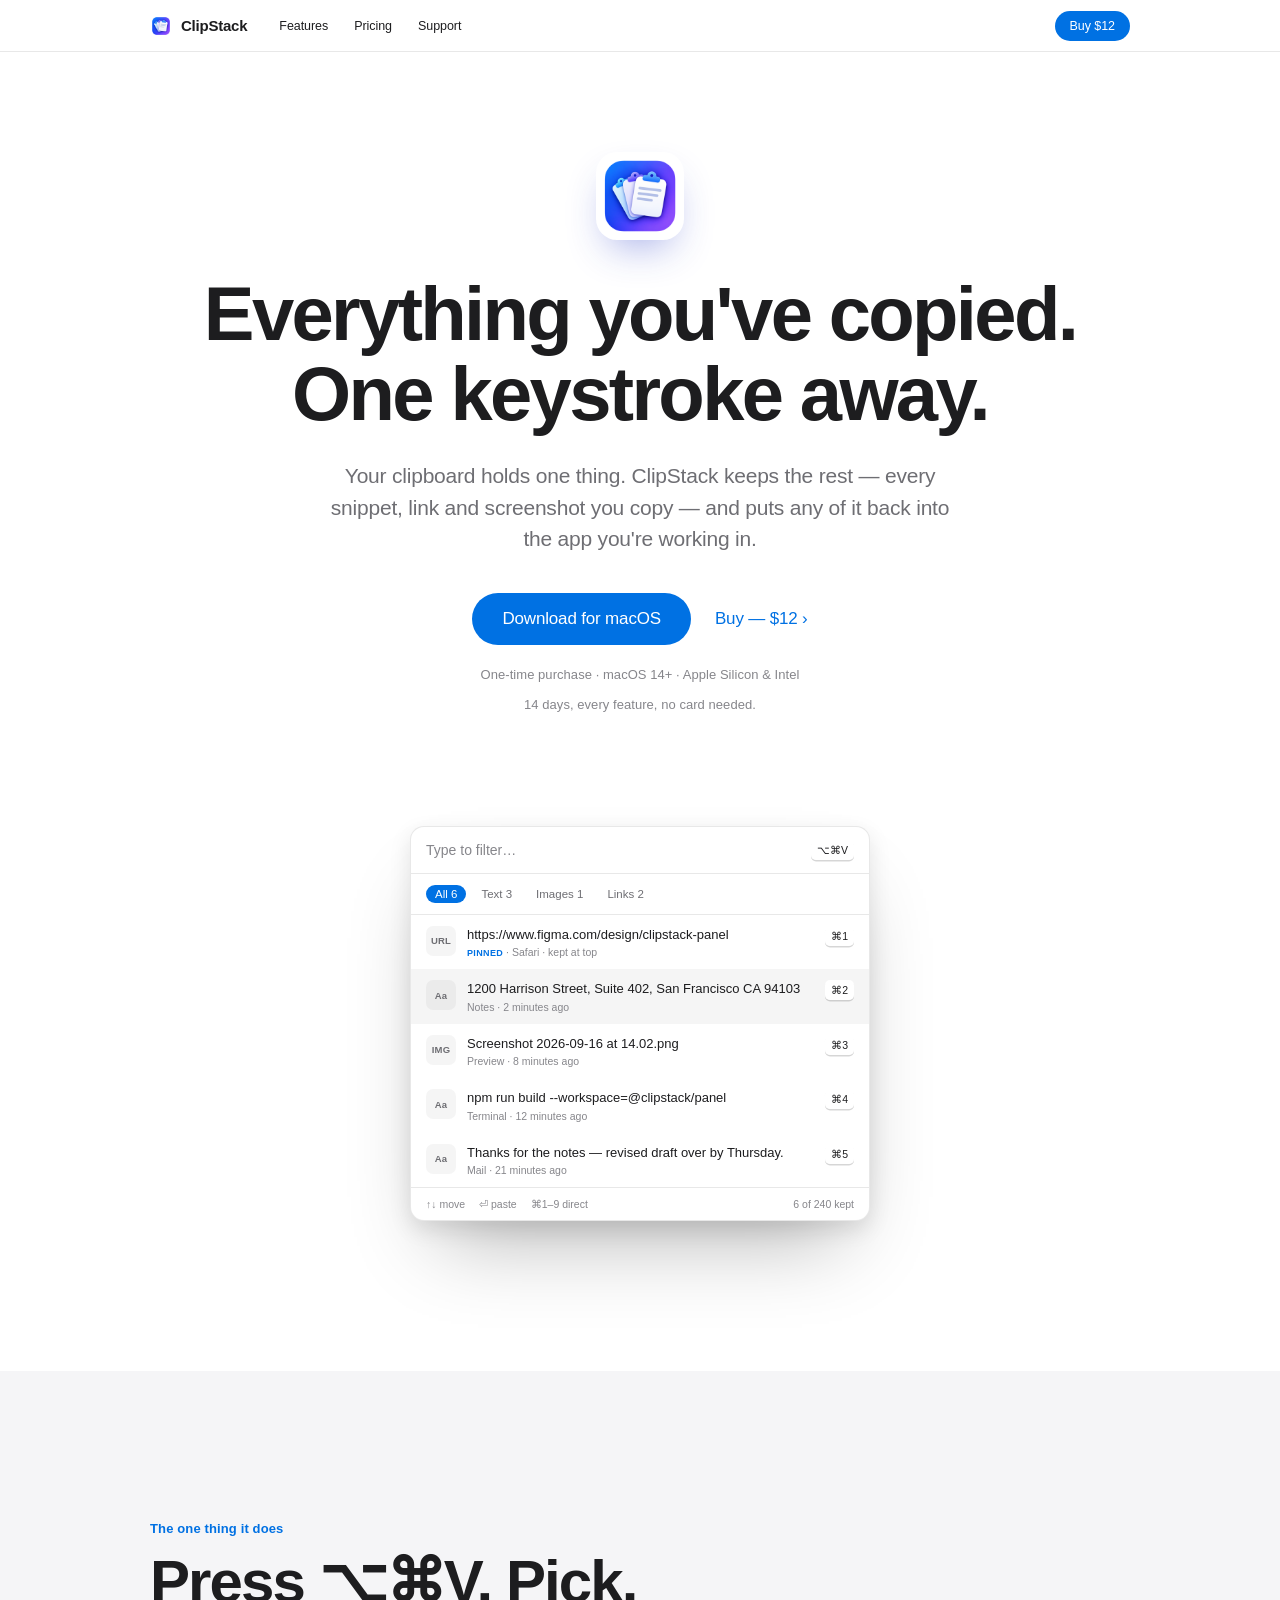
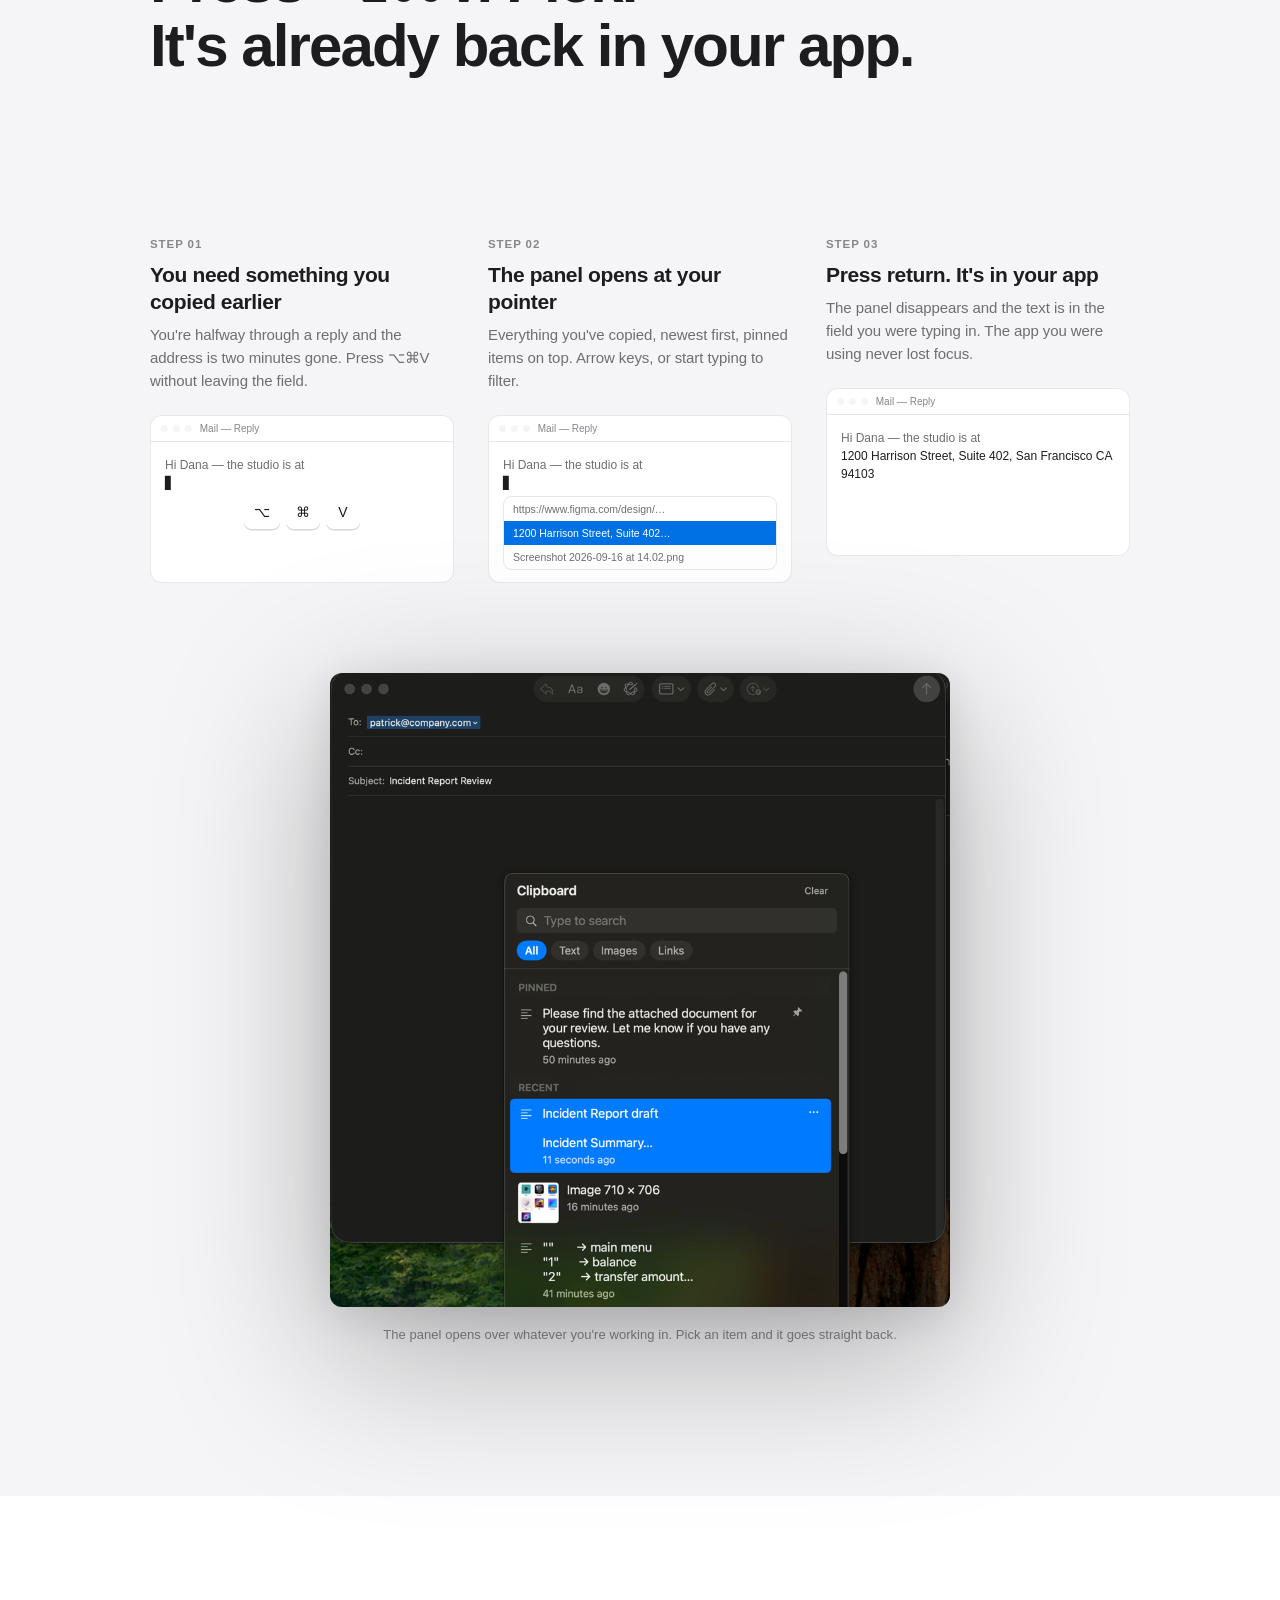
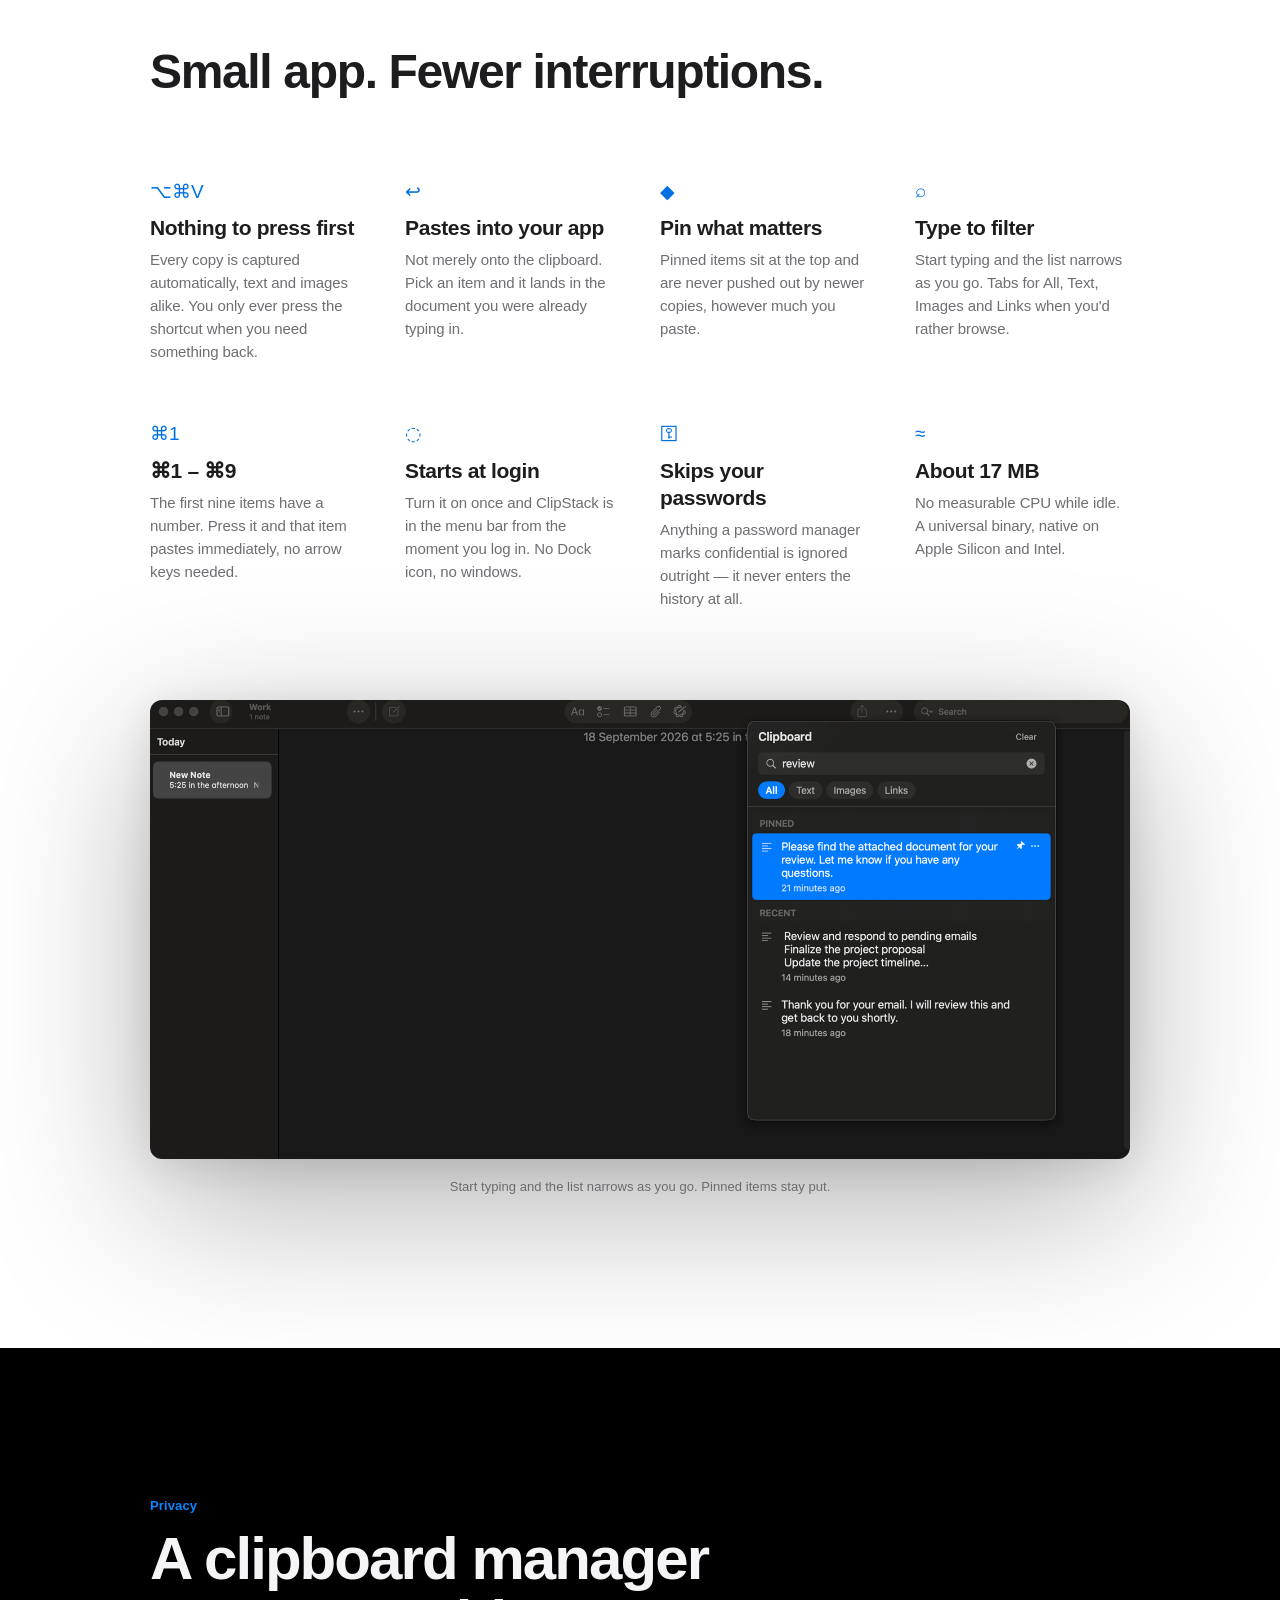
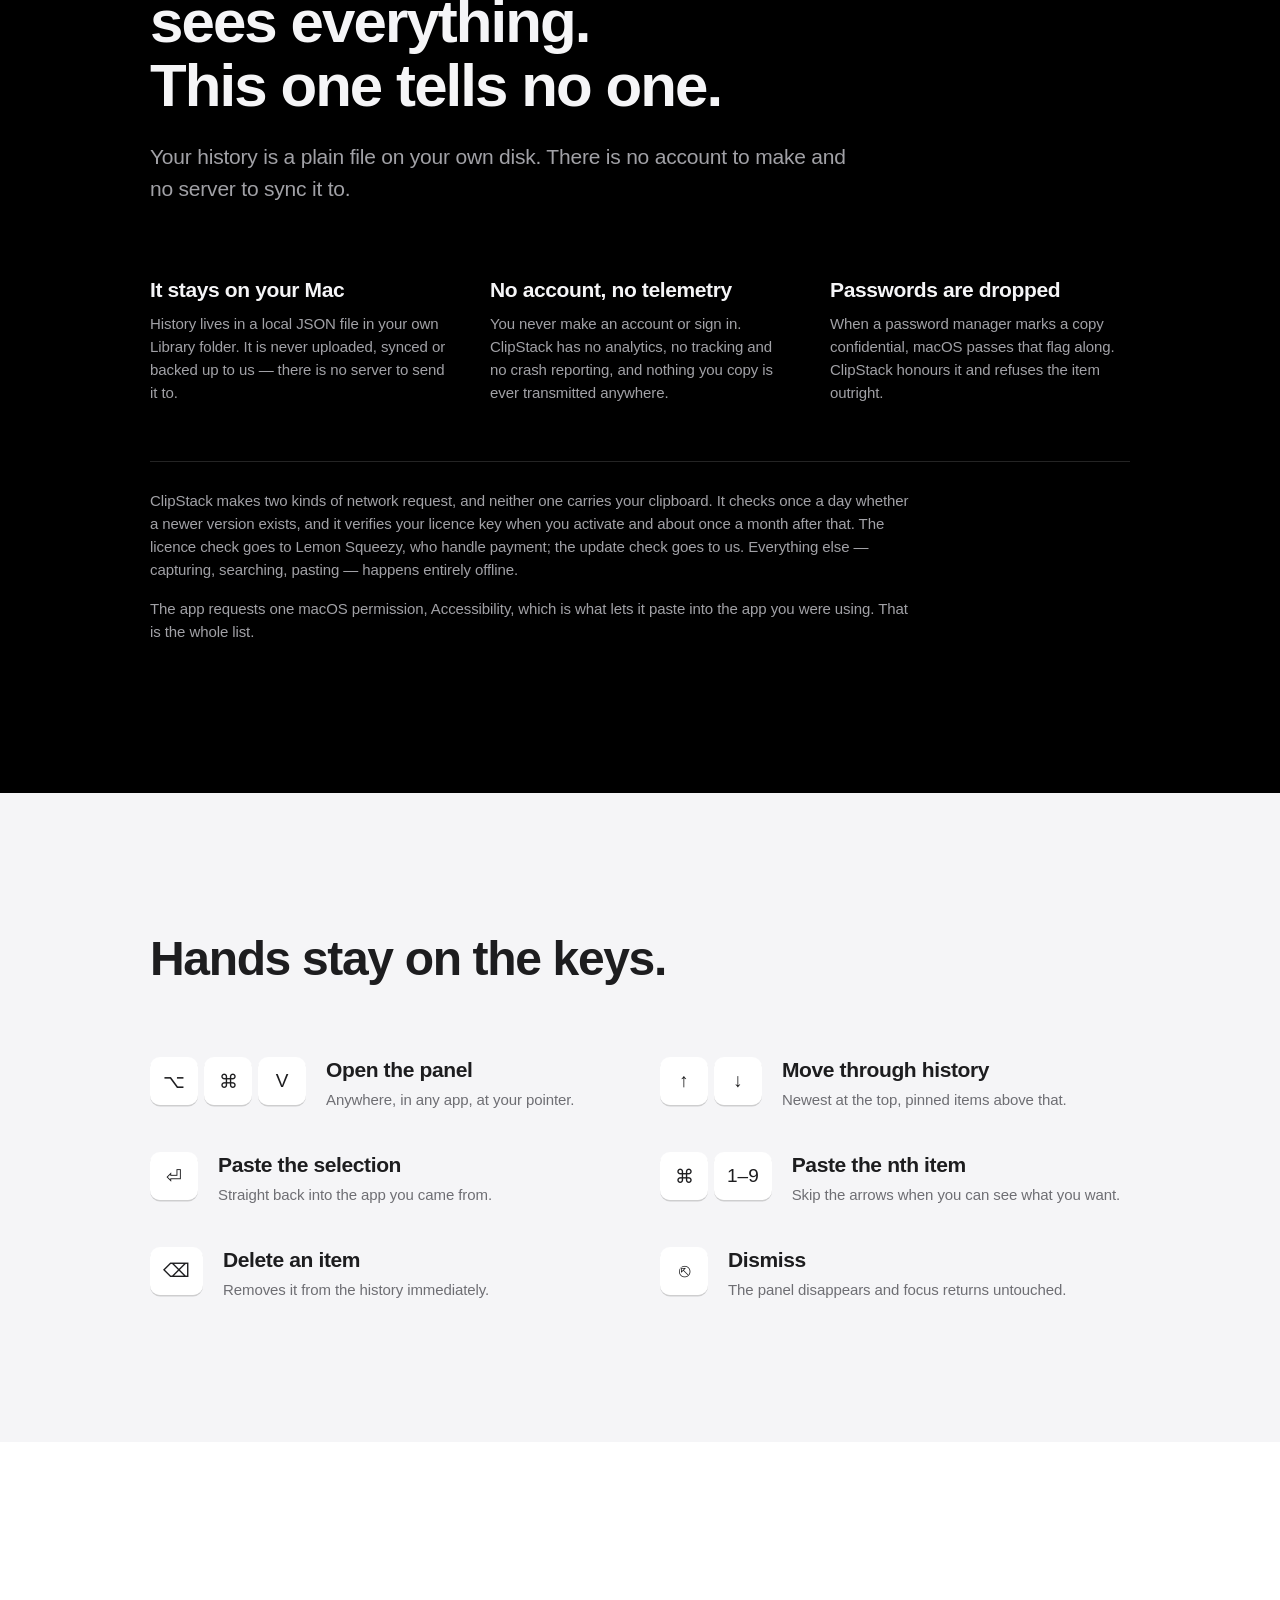
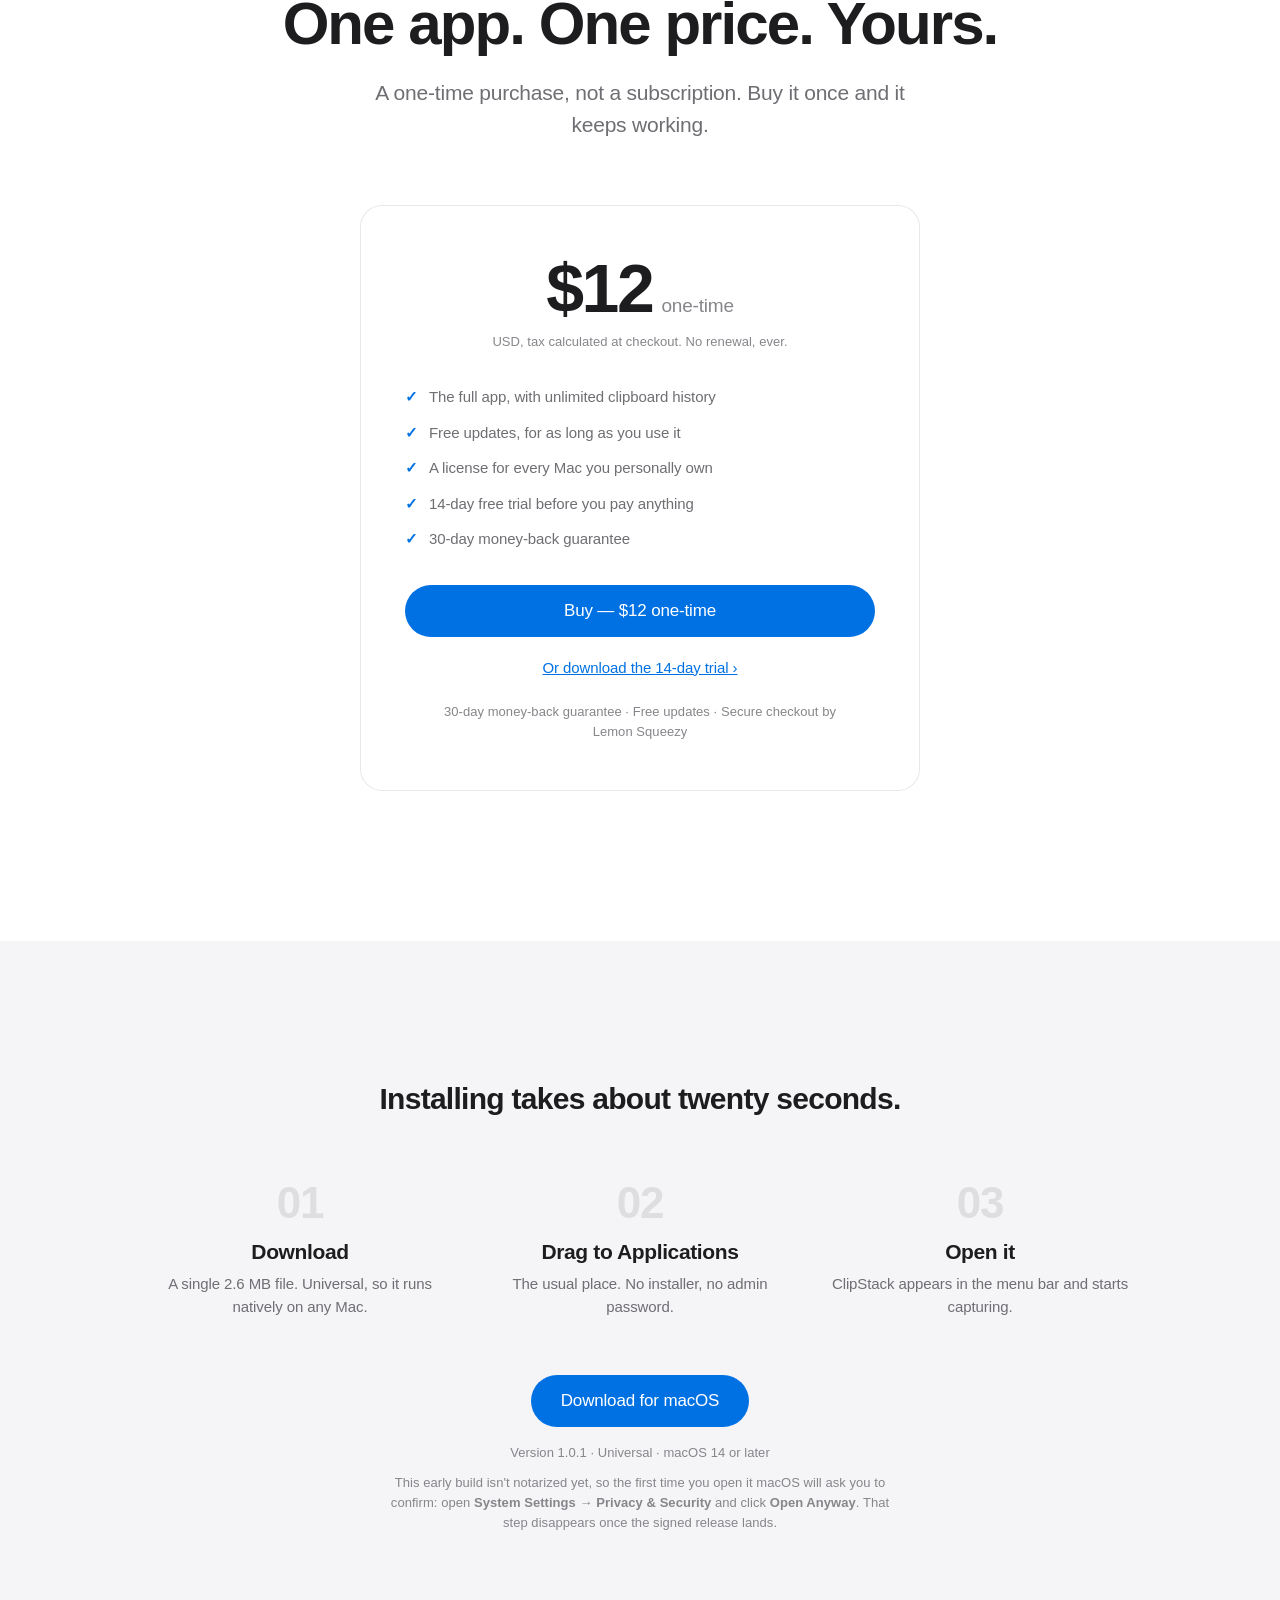
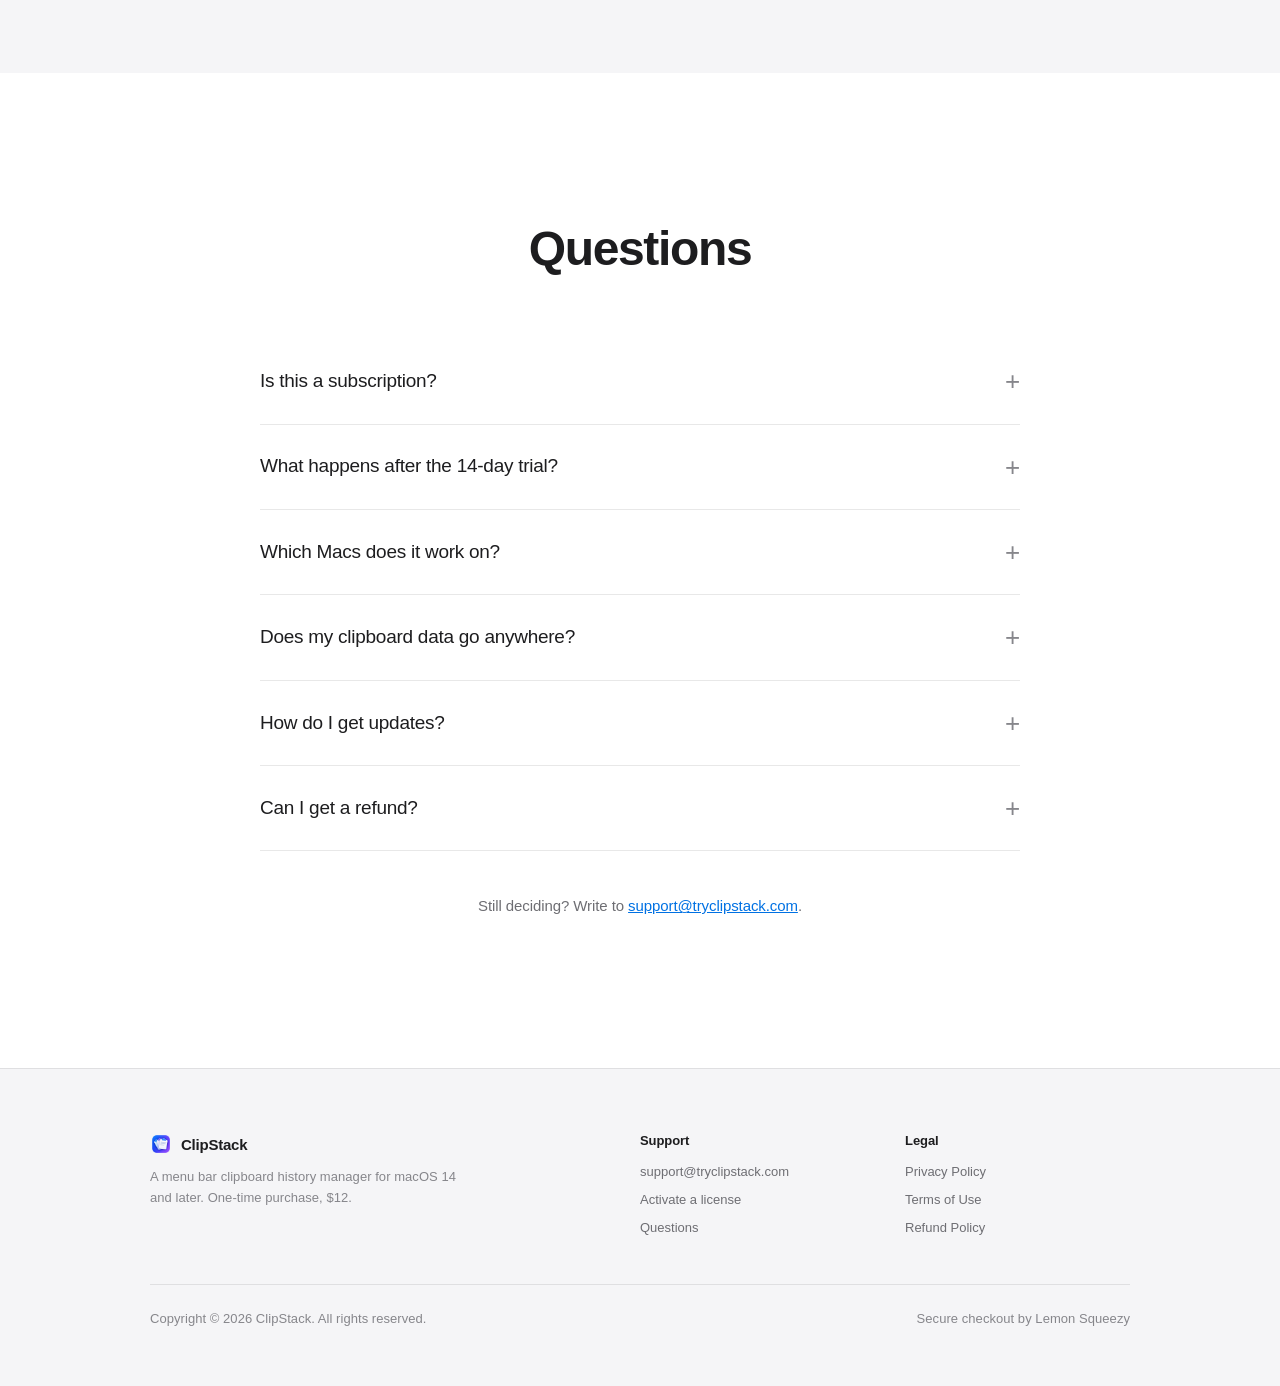
<file: docs/index.html>
<!doctype html>
<html lang="en">
<head>
<meta charset="utf-8">
<meta name="viewport" content="width=device-width, initial-scale=1">

<!-- ═══════════════════════════════════════════════════════════════════════
     SITE CONSTANTS — https://tryclipstack.com, support@tryclipstack.com.
     Every internal link is relative, so only absolute SEO URLs carry the host:
     canonical, og:url, og:image, sitemap.xml, robots.txt, llms.txt, JSON-LD.
     support@ is delivered by Cloudflare Email Routing, not a real mailbox.
     ═══════════════════════════════════════════════════════════════════════ -->

<title>ClipStack — Clipboard History for macOS</title>
<meta name="description" content="ClipStack is a menu bar clipboard manager for macOS. Press ⌥⌘V to bring back anything you've copied — text, links, screenshots — straight into the app you're working in. One-time $12, 14-day free trial, nothing leaves your Mac.">
<link rel="canonical" href="https://tryclipstack.com/">
<meta name="robots" content="index, follow, max-snippet:-1, max-image-preview:large">

<meta property="og:type" content="website">
<meta property="og:site_name" content="ClipStack">
<meta property="og:title" content="ClipStack — Clipboard History for macOS">
<meta property="og:description" content="Everything you've copied, one keystroke away. A menu bar clipboard manager for macOS. One-time $12, 14-day free trial.">
<meta property="og:url" content="https://tryclipstack.com/">
<meta property="og:image" content="https://tryclipstack.com/icon.png">
<meta property="og:image:alt" content="The ClipStack app icon">
<meta name="twitter:card" content="summary_large_image">
<meta name="twitter:title" content="ClipStack — Clipboard History for macOS">
<meta name="twitter:description" content="Everything you've copied, one keystroke away. One-time $12, 14-day free trial.">
<meta name="twitter:image" content="https://tryclipstack.com/icon.png">

<meta name="apple-itunes-app" content="app-clip-bundle-id=">
<link rel="icon" type="image/png" href="favicon.png">
<link rel="apple-touch-icon" href="apple-touch-icon.png">
<link rel="preload" as="image" href="icon.png" fetchpriority="high">

<script type="application/ld+json">
{
  "@context": "https://schema.org",
  "@graph": [
    {
      "@type": "SoftwareApplication",
      "@id": "https://tryclipstack.com/#app",
      "name": "ClipStack",
      "description": "A menu bar clipboard history manager for macOS. Press ⌥⌘V to reopen everything you have copied — text, links and images — and paste any of it straight back into the app you were working in. History is stored locally and never leaves the Mac.",
      "applicationCategory": "UtilitiesApplication",
      "applicationSubCategory": "Clipboard Manager",
      "operatingSystem": "macOS 14.0 or later",
      "processorRequirements": "Apple Silicon or Intel (universal binary)",
      "softwareVersion": "1.0.1",
      "fileSize": "2.6MB",
      "downloadUrl": "https://tryclipstack.com/ClipStack-1.0.1.dmg",
      "installUrl": "https://tryclipstack.com/",
      "screenshot": "https://tryclipstack.com/screenshot-panel.png",
      "softwareHelp": "https://tryclipstack.com/#faq",
      "releaseNotes": "https://tryclipstack.com/",
      "featureList": [
        "Automatic clipboard capture for text and images",
        "Global ⌥⌘V shortcut opens history at the pointer",
        "Pastes directly back into the app you were using",
        "Pin items so they are never pushed out",
        "Type-to-filter with All, Text, Images and Links tabs",
        "⌘1–⌘9 pastes the nth item instantly",
        "Ignores copies marked confidential by password managers",
        "Starts at login, no Dock icon, about 17 MB of memory",
        "Local-only storage with no account, sync or telemetry"
      ],
      "offers": {
        "@type": "Offer",
        "price": "12.00",
        "priceCurrency": "USD",
        "availability": "https://schema.org/InStock",
        "url": "https://tryclipstack.com/#pricing",
        "category": "One-time purchase"
      }
    },
    {
      "@type": "FAQPage",
      "@id": "https://tryclipstack.com/#faq",
      "mainEntity": [
        { "@type": "Question", "name": "Is ClipStack a subscription?", "acceptedAnswer": { "@type": "Answer", "text": "No. ClipStack is a one-time purchase of $12. There is no renewal, no yearly fee and no upgrade pricing — you buy it once and it keeps working." } },
        { "@type": "Question", "name": "What happens after the 14-day trial?", "acceptedAnswer": { "@type": "Answer", "text": "The trial is the full app with every feature, and it needs no card. When it ends, ClipStack stops capturing new items until you enter a license key. Your existing history stays where it is." } },
        { "@type": "Question", "name": "Which Macs does ClipStack work on?", "acceptedAnswer": { "@type": "Answer", "text": "Any Mac running macOS 14 Sonoma or later. ClipStack ships as a universal binary, so it runs natively on both Apple Silicon and Intel machines." } },
        { "@type": "Question", "name": "Does my clipboard data go anywhere?", "acceptedAnswer": { "@type": "Answer", "text": "No. Your clipboard history is a local file on your own disk. There is no account, no sync and no telemetry. ClipStack makes two kinds of network request, neither carrying your data: a once-a-day check for a new version, and a licence check when you activate and roughly once a month after that." } },
        { "@type": "Question", "name": "How do I get updates?", "acceptedAnswer": { "@type": "Answer", "text": "Updates are free for as long as you use the app, and ClipStack checks for them itself once a day. Your license covers every future version." } },
        { "@type": "Question", "name": "Can I get a refund?", "acceptedAnswer": { "@type": "Answer", "text": "Yes. Write to support within 30 days of buying and you get your money back, no questions and no forms." } }
      ]
    }
  ]
}
</script>

<script>document.documentElement.className += ' js';</script>

<style>
:root {
  --ink: #1d1d1f;
  --ink-2: #6e6e73;
  --ink-3: #86868b;
  --surface: #ffffff;
  --surface-alt: #f5f5f7;
  --hairline: rgba(0,0,0,0.09);
  --accent: #0071e3;
  --accent-hover: #0077ed;
  --nav-bg: rgba(255,255,255,0.72);
  --panel-bg: #ffffff;
  --panel-row: rgba(0,0,0,0.04);
  --cap-bg: #fff;
  --cap-edge: rgba(0,0,0,0.16);
  --cap-ink: #1d1d1f;
  --shot-shadow: drop-shadow(0 8px 22px rgba(0,0,0,.10)) drop-shadow(0 44px 80px rgba(0,0,0,.30));
}
@media (prefers-color-scheme: dark) {
  :root {
    --ink: #f5f5f7;
    --ink-2: #a1a1a6;
    --ink-3: #86868b;
    --surface: #000000;
    --surface-alt: #1c1c1e;
    --hairline: rgba(255,255,255,0.14);
    --accent: #0a84ff;
    --accent-hover: #3395ff;
    --accent-link: #4da3ff;
    --nav-bg: rgba(0,0,0,0.72);
    --panel-bg: #1c1c1e;
    --panel-row: rgba(255,255,255,0.06);
    --cap-bg: #2c2c2e;
    --cap-edge: rgba(0,0,0,0.6);
    --cap-ink: #f5f5f7;
    --shot-shadow: drop-shadow(0 8px 22px rgba(0,0,0,.5)) drop-shadow(0 44px 80px rgba(0,0,0,.6));
  }
}

* { box-sizing: border-box; }
html { scroll-behavior: smooth; }
body {
  margin: 0;
  background: var(--surface);
  color: var(--ink);
  font-family: -apple-system, BlinkMacSystemFont, "SF Pro Display", "Helvetica Neue", Helvetica, Arial, sans-serif;
  -webkit-font-smoothing: antialiased;
  text-rendering: optimizeLegibility;
}
img { max-width: 100%; }

/* ── Type scale (from the style sheet artboard) ────────────────────── */
.t-hero    { font-size: 76px; line-height: 1.05; letter-spacing: -.035em; font-weight: 600; margin: 0; text-wrap: balance; }
.t-section { font-size: 60px; line-height: 1.06; letter-spacing: -.032em; font-weight: 600; margin: 0; text-wrap: balance; }
.t-title1  { font-size: 48px; line-height: 1.08; letter-spacing: -.028em; font-weight: 600; margin: 0; text-wrap: balance; }
.t-title2  { font-size: 30px; line-height: 1.20; letter-spacing: -.024em; font-weight: 600; margin: 0; }
.t-title3  { font-size: 21px; line-height: 1.28; letter-spacing: -.018em; font-weight: 600; margin: 0; }
.t-lead    { font-size: 21px; line-height: 1.52; letter-spacing: -.010em; color: var(--ink-2); margin: 0; text-wrap: pretty; }
.t-body    { font-size: 19px; line-height: 1.55; letter-spacing: -.010em; color: var(--ink-2); margin: 0; }
.t-small   { font-size: 15px; line-height: 1.53; letter-spacing: -.006em; color: var(--ink-2); margin: 0; }
.t-caption { font-size: 13px; line-height: 1.55; letter-spacing:  .004em; color: var(--ink-3); margin: 0; }

.wrap { width: 980px; max-width: calc(100% - 48px); margin: 0 auto; }
section { padding: 150px 0; }
section.tight { padding: 140px 0; }
.alt { background: var(--surface-alt); }
.center { text-align: center; }

/* ── Buttons ───────────────────────────────────────────────────────── */
.btn {
  display: inline-flex; align-items: center; justify-content: center;
  height: 52px; padding: 0 30px; border-radius: 980px;
  font-size: 17px; font-weight: 500; letter-spacing: -.01em;
  text-decoration: none; border: 0; cursor: pointer; font-family: inherit;
  transition: background-color .2s ease, opacity .2s ease;
}
.btn-primary { background: var(--accent); color: #fff; }
.btn-primary:hover { background: var(--accent-hover); }
.btn-primary:active { opacity: .85; }
.btn-secondary { color: var(--accent); background: none; padding: 0; height: auto; }
.btn-secondary:hover { text-decoration: underline; }
.btn-nav {
  height: 30px; padding: 0 15px; border-radius: 980px;
  background: var(--accent); color: #fff; font-size: 12.5px; font-weight: 500;
  letter-spacing: -.005em; border: 0; cursor: pointer; font-family: inherit;
  display: inline-flex; align-items: center; text-decoration: none;
}
.btn-nav:hover { background: var(--accent-hover); }
.cta-row { display: flex; align-items: center; justify-content: center; gap: 24px; flex-wrap: wrap; }

/* ── Nav ───────────────────────────────────────────────────────────── */
.nav {
  position: sticky; top: 0; z-index: 30; height: 52px;
  display: flex; align-items: center; background: var(--nav-bg);
  backdrop-filter: saturate(180%) blur(20px);
  -webkit-backdrop-filter: saturate(180%) blur(20px);
  border-bottom: 1px solid var(--hairline);
}
.nav .wrap { display: flex; align-items: center; gap: 32px; }
.nav-brand { display: flex; align-items: center; gap: 9px; text-decoration: none; color: var(--ink); font-size: 15px; font-weight: 600; letter-spacing: -.015em; }
.nav-links { flex: 1; display: flex; align-items: center; gap: 26px; }
.nav-links a { font-size: 12.5px; color: var(--ink); text-decoration: none; letter-spacing: -.005em; }
.nav-links a:hover { color: var(--accent); }

/* ── Hero ──────────────────────────────────────────────────────────── */
.hero { padding: 100px 0 0; background: var(--surface); overflow: hidden; }
.hero-icon { width: 88px; height: 88px; border-radius: 21px; display: block; margin: 0 auto 34px; box-shadow: 0 18px 40px -14px rgba(41,60,200,.45); }
.hero .t-lead { max-width: 620px; margin: 26px auto 0; }
.hero-meta { margin-top: 20px; }
.hero-trial { margin-top: 10px; }
.hero-shot { margin-top: 110px; display: flex; justify-content: center; padding: 0 24px 150px; }

/* ── Clipboard panel mock ──────────────────────────────────────────── */
.panel {
  width: 460px; max-width: 100%; border-radius: 14px; background: var(--panel-bg);
  border: 1px solid var(--hairline); overflow: hidden; text-align: left;
  box-shadow: 0 8px 22px rgba(0,0,0,.10), 0 44px 80px -28px rgba(0,0,0,.30);
}
@media (prefers-color-scheme: dark) { .panel { box-shadow: 0 8px 22px rgba(0,0,0,.5), 0 44px 80px -28px rgba(0,0,0,.7); } }
.panel-search { display: flex; align-items: center; gap: 10px; padding: 13px 15px; border-bottom: 1px solid var(--hairline); }
.panel-search > span:first-child { flex: 1; font-size: 14px; color: var(--ink-3); }
.panel-tabs { display: flex; gap: 6px; padding: 11px 15px; border-bottom: 1px solid var(--hairline); }
.panel-tab { font-size: 11.5px; padding: 3px 9px; border-radius: 980px; color: var(--ink-2); }
.panel-tab.on { background: var(--accent); color: #fff; }
.panel-row { display: flex; align-items: flex-start; gap: 11px; padding: 11px 15px; }
.panel-row.sel { background: var(--panel-row); }
.panel-kind { flex: none; width: 30px; height: 30px; border-radius: 7px; background: var(--panel-row); display: grid; place-items: center; font-size: 9.5px; font-weight: 600; color: var(--ink-2); letter-spacing: .02em; }
.panel-main { flex: 1; min-width: 0; }
.panel-text { font-size: 13px; line-height: 1.35; color: var(--ink); overflow: hidden; text-overflow: ellipsis; white-space: nowrap; }
.panel-meta { font-size: 10.5px; color: var(--ink-3); margin-top: 3px; }
.panel-pin { font-size: 9px; font-weight: 600; color: var(--accent); letter-spacing: .04em; text-transform: uppercase; }
.panel-foot { display: flex; align-items: center; gap: 14px; padding: 10px 15px; border-top: 1px solid var(--hairline); font-size: 10.5px; color: var(--ink-3); }
.panel-foot .spacer { flex: 1; }

/* ── Keycaps ───────────────────────────────────────────────────────── */
.cap {
  display: inline-flex; align-items: center; justify-content: center;
  background: var(--cap-bg); color: var(--cap-ink); border-radius: 7px;
  font-weight: 500; font-variant-numeric: tabular-nums;
  box-shadow: inset 0 -1px 0 rgba(255,255,255,.7), 0 1.5px 0 var(--cap-edge);
}
@media (prefers-color-scheme: dark) { .cap { box-shadow: inset 0 1px 0 rgba(255,255,255,.12), 0 1.5px 0 var(--cap-edge); } }
.cap-lg { height: 48px; min-width: 48px; padding: 0 13px; font-size: 19px; border-radius: 10px; }
.cap-md { height: 34px; min-width: 34px; padding: 0 10px; font-size: 14px; border-radius: 8px; }
.cap-sm { height: 20px; min-width: 20px; padding: 0 6px; font-size: 10.5px; border-radius: 5px; }
.cap-group { display: inline-flex; gap: 6px; }

/* ── The one thing it does ─────────────────────────────────────────── */
.steps { display: grid; gap: 34px; margin-top: 80px; grid-template-columns: repeat(3, 1fr); }
.step-n { font-size: 11.5px; font-weight: 600; letter-spacing: .08em; color: var(--ink-3); text-transform: uppercase; }
.step h3 { margin: 12px 0 8px; }
.step-frame {
  margin-top: 22px; border-radius: 12px; border: 1px solid var(--hairline);
  background: var(--surface); overflow: hidden; height: 168px; position: relative;
}
.step-frame-bar { height: 26px; border-bottom: 1px solid var(--hairline); display: flex; align-items: center; padding: 0 10px; font-size: 10px; color: var(--ink-3); gap: 5px; }
.dot { width: 7px; height: 7px; border-radius: 50%; background: var(--panel-row); }
.step-doc { padding: 14px; font-size: 12px; line-height: 1.5; color: var(--ink-2); }
.step-doc b { color: var(--ink); font-weight: 400; }
.step-keys { position: absolute; inset: 26px 0 0 0; display: grid; place-items: center; }
.step-mini { position: absolute; left: 14px; right: 14px; bottom: 12px; border-radius: 9px; border: 1px solid var(--hairline); background: var(--panel-bg); overflow: hidden; }
.step-mini div { padding: 6px 9px; font-size: 10.5px; color: var(--ink-2); }
.step-mini div.on { background: var(--accent); color: #fff; }

/* ── Features ──────────────────────────────────────────────────────── */
.features { display: grid; gap: 56px 40px; grid-template-columns: repeat(4, 1fr); margin-top: 80px; }
.feature-icon { font-size: 19px; color: var(--accent); height: 28px; display: flex; align-items: center; }
.feature h3 { margin: 10px 0 7px; }

/* ── Privacy (always dark) ─────────────────────────────────────────── */
.privacy { background: #000; color: #f5f5f7; }
.privacy .t-section, .privacy .t-title3 { color: #f5f5f7; }
.privacy .t-lead, .privacy .t-small, .privacy .t-caption { color: #a1a1a6; }
.privacy .eyebrow { color: #0a84ff; }
.privacy-grid { display: grid; gap: 40px; grid-template-columns: repeat(3, 1fr); margin-top: 72px; }
.privacy-note { margin-top: 56px; padding-top: 28px; border-top: 1px solid rgba(255,255,255,.14); }
.eyebrow { font-size: 13px; font-weight: 600; letter-spacing: .01em; color: var(--accent); margin: 0 0 14px; }

/* ── Shortcuts ─────────────────────────────────────────────────────── */
.shortcuts { display: grid; gap: 40px; grid-template-columns: repeat(2, 1fr); margin-top: 72px; }
.shortcut { display: flex; gap: 20px; align-items: flex-start; }
.shortcut-keys { flex: none; }
.shortcut h3 { margin: 0 0 5px; }

/* ── Pricing ───────────────────────────────────────────────────────── */
.price-card {
  max-width: 560px; margin: 64px auto 0; background: var(--surface);
  border: 1px solid var(--hairline); border-radius: 22px; padding: 48px 44px;
  text-align: center;
}
.price-amount { display: flex; align-items: baseline; justify-content: center; gap: 9px; }
.price-amount .num { font-size: 68px; line-height: 1; letter-spacing: -.035em; font-weight: 600; }
.included { list-style: none; padding: 0; margin: 34px 0; text-align: left; display: grid; gap: 13px; }
.included li { display: flex; gap: 11px; align-items: flex-start; font-size: 15px; line-height: 1.5; letter-spacing: -.006em; color: var(--ink-2); }
.included li::before { content: "✓"; color: var(--accent); font-weight: 600; flex: none; }
.price-card .btn { width: 100%; }

/* ── Install ───────────────────────────────────────────────────────── */
.install { display: grid; gap: 40px; grid-template-columns: repeat(3, 1fr); margin-top: 64px; }
.install-n { font-size: 44px; line-height: 1; letter-spacing: -.03em; font-weight: 600; color: var(--hairline); }
.install h3 { margin: 14px 0 7px; }

/* ── FAQ ───────────────────────────────────────────────────────────── */
.faq { max-width: 760px; margin: 64px auto 0; }
.faq details { border-bottom: 1px solid var(--hairline); }
.faq summary {
  display: flex; align-items: center; justify-content: space-between; gap: 20px;
  padding: 24px 0; cursor: pointer; list-style: none;
  font-size: 19px; line-height: 1.4; letter-spacing: -.014em; font-weight: 500;
}
.faq summary::-webkit-details-marker { display: none; }
.faq summary::after { content: "+"; flex: none; font-size: 26px; font-weight: 300; color: var(--ink-3); transition: transform .25s ease; }
.faq details[open] summary::after { transform: rotate(45deg); }
.faq details p { margin: 0 0 26px; padding-right: 46px; }

/* ── Product shot ──────────────────────────────────────────────────── */
.shot { margin: 0; }
.shot img {
  display: block; margin: 0 auto; max-width: 100%; height: auto;
  border-radius: 12px; filter: var(--shot-shadow);
}
.shot figcaption { margin-top: 18px; text-align: center; }
.shot-tall img { max-width: 620px; }

/* ── Footer ────────────────────────────────────────────────────────── */
footer { background: var(--surface-alt); padding: 64px 0 56px; border-top: 1px solid var(--hairline); }
.foot-grid { display: grid; grid-template-columns: 2fr 1fr 1fr; gap: 40px; }
.foot-grid h2 { font-size: 13px; font-weight: 600; letter-spacing: -.005em; margin: 0 0 14px; color: var(--ink); }
.foot-grid ul { list-style: none; padding: 0; margin: 0; display: grid; gap: 10px; }
.foot-grid a { font-size: 13px; color: var(--ink-2); text-decoration: none; }
.foot-grid a:hover { color: var(--accent); text-decoration: underline; }
.foot-brand { display: flex; align-items: center; gap: 9px; font-size: 15px; font-weight: 600; letter-spacing: -.015em; margin-bottom: 12px; }
.foot-bottom { margin-top: 48px; padding-top: 24px; border-top: 1px solid var(--hairline); display: flex; justify-content: space-between; gap: 20px; flex-wrap: wrap; }

/* ── Reveal motion ─────────────────────────────────────────────────── */
.js [data-reveal] { opacity: 0; transform: translateY(20px); }
.js .revealed[data-reveal] { opacity: 1; transform: none; transition: opacity .7s cubic-bezier(.22,.61,.36,1), transform .7s cubic-bezier(.22,.61,.36,1); }
@media (prefers-reduced-motion: reduce) {
  html { scroll-behavior: auto; }
  .js [data-reveal] { opacity: 1; transform: none; }
  .js .revealed[data-reveal] { transition: none; }
}

/* ── Responsive ────────────────────────────────────────────────────── */
@media (max-width: 1040px) {
  .features { grid-template-columns: repeat(2, 1fr); }
}
@media (max-width: 860px) {
  .wrap { max-width: calc(100% - 48px); }
  section, section.tight { padding: 72px 0; }
  .t-hero    { font-size: 40px; letter-spacing: -.028em; }
  .t-section { font-size: 32px; letter-spacing: -.026em; }
  .t-title1  { font-size: 28px; letter-spacing: -.022em; }
  .t-title2  { font-size: 24px; }
  .t-lead    { font-size: 17px; }
  .t-body    { font-size: 17px; }
  .hero { padding: 56px 0 0; }
  .hero-icon { width: 72px; height: 72px; border-radius: 17px; margin-bottom: 26px; }
  .hero-shot { margin-top: 56px; padding: 0 24px 72px; }
  .panel { width: 100%; max-width: 420px; }
  .nav-links { display: none; }
  .steps, .features, .privacy-grid, .shortcuts, .install, .foot-grid { grid-template-columns: 1fr; }
  .steps { gap: 48px; margin-top: 48px; }
  .features { gap: 36px; margin-top: 48px; }
  .privacy-grid, .shortcuts { gap: 32px; margin-top: 44px; }
  .cta-row { flex-direction: column; gap: 18px; }
  .cta-row .btn-primary { width: 100%; }
  .price-card { padding: 36px 24px; border-radius: 18px; }
  .price-amount .num { font-size: 52px; }
  .faq summary { font-size: 17px; }
  .faq details p { padding-right: 0; }
}
</style>
</head>
<body>

<a class="skip" href="#main" style="position:absolute;left:-9999px">Skip to content</a>

<nav class="nav">
  <div class="wrap">
    <a class="nav-brand" href="#top">
      <img src="icon.png" alt="" width="22" height="22" style="border-radius:5.5px;display:block">
      <span>ClipStack</span>
    </a>
    <div class="nav-links">
      <a href="#features">Features</a>
      <a href="#pricing">Pricing</a>
      <a href="#faq">Support</a>
    </div>
    <a class="btn-nav" href="#pricing" data-checkout>Buy $12</a>
  </div>
</nav>

<main id="main">

<!-- ── Hero ─────────────────────────────────────────────────────────── -->
<header class="hero center" id="top">
  <div class="wrap">
    <img class="hero-icon" src="icon.png" alt="" width="88" height="88" data-reveal>
    <h1 class="t-hero" data-reveal>Everything you've copied.<br>One keystroke away.</h1>
    <p class="t-lead" data-reveal>Your clipboard holds one thing. ClipStack keeps the rest — every snippet, link and screenshot you copy — and puts any of it back into the app you're working in.</p>
    <div class="cta-row" style="margin-top:38px" data-reveal>
      <a class="btn btn-primary" href="#download">Download for macOS</a>
      <a class="btn btn-secondary" href="#pricing" data-checkout>Buy — $12 ›</a>
    </div>
    <p class="t-caption hero-meta" data-reveal>One-time purchase · macOS 14+ · Apple Silicon &amp; Intel</p>
    <p class="t-caption hero-trial" data-reveal>14 days, every feature, no card needed.</p>
  </div>

  <div class="hero-shot" data-reveal>
    <div class="panel" role="img" aria-label="The ClipStack panel showing six recent clipboard items: a pinned link from Safari, an address copied from Notes, a screenshot from Preview, a terminal command, and a line of text from Mail. Each row has a ⌘-number shortcut.">
      <div class="panel-search">
        <span>Type to filter…</span>
        <span class="cap cap-sm">⌥⌘V</span>
      </div>
      <div class="panel-tabs">
        <span class="panel-tab on">All 6</span>
        <span class="panel-tab">Text 3</span>
        <span class="panel-tab">Images 1</span>
        <span class="panel-tab">Links 2</span>
      </div>
      <div class="panel-row">
        <div class="panel-kind">URL</div>
        <div class="panel-main">
          <div class="panel-text">https://www.figma.com/design/clipstack-panel</div>
          <div class="panel-meta"><span class="panel-pin">Pinned</span> · Safari · kept at top</div>
        </div>
        <span class="cap cap-sm">⌘1</span>
      </div>
      <div class="panel-row sel">
        <div class="panel-kind">Aa</div>
        <div class="panel-main">
          <div class="panel-text">1200 Harrison Street, Suite 402, San Francisco CA 94103</div>
          <div class="panel-meta">Notes · 2 minutes ago</div>
        </div>
        <span class="cap cap-sm">⌘2</span>
      </div>
      <div class="panel-row">
        <div class="panel-kind">IMG</div>
        <div class="panel-main">
          <div class="panel-text">Screenshot 2026-09-16 at 14.02.png</div>
          <div class="panel-meta">Preview · 8 minutes ago</div>
        </div>
        <span class="cap cap-sm">⌘3</span>
      </div>
      <div class="panel-row">
        <div class="panel-kind">Aa</div>
        <div class="panel-main">
          <div class="panel-text">npm run build --workspace=@clipstack/panel</div>
          <div class="panel-meta">Terminal · 12 minutes ago</div>
        </div>
        <span class="cap cap-sm">⌘4</span>
      </div>
      <div class="panel-row">
        <div class="panel-kind">Aa</div>
        <div class="panel-main">
          <div class="panel-text">Thanks for the notes — revised draft over by Thursday.</div>
          <div class="panel-meta">Mail · 21 minutes ago</div>
        </div>
        <span class="cap cap-sm">⌘5</span>
      </div>
      <div class="panel-foot">
        <span>↑↓ move</span><span>⏎ paste</span><span>⌘1–9 direct</span>
        <span class="spacer"></span><span>6 of 240 kept</span>
      </div>
    </div>
  </div>
</header>

<!-- ── The one thing it does ────────────────────────────────────────── -->
<section class="alt" id="how">
  <div class="wrap">
    <p class="eyebrow" data-reveal>The one thing it does</p>
    <h2 class="t-section" data-reveal>Press ⌥⌘V. Pick.<br>It's already back in your app.</h2>
    <p class="t-body" style="max-width:640px;margin-top:22px" data-reveal>No window to find, no app to switch to. The panel opens where your pointer already is, and pastes straight into whatever you were typing in.</p>

    <div class="steps">
      <div class="step" data-reveal>
        <div class="step-n">Step 01</div>
        <h3 class="t-title3">You need something you copied earlier</h3>
        <p class="t-small">You're halfway through a reply and the address is two minutes gone. Press ⌥⌘V without leaving the field.</p>
        <div class="step-frame">
          <div class="step-frame-bar"><span class="dot"></span><span class="dot"></span><span class="dot"></span>&nbsp;Mail — Reply</div>
          <div class="step-doc">Hi Dana — the studio is at<br><b>▋</b></div>
          <div class="step-keys">
            <span class="cap-group">
              <span class="cap cap-md">⌥</span><span class="cap cap-md">⌘</span><span class="cap cap-md">V</span>
            </span>
          </div>
        </div>
      </div>
      <div class="step" data-reveal>
        <div class="step-n">Step 02</div>
        <h3 class="t-title3">The panel opens at your pointer</h3>
        <p class="t-small">Everything you've copied, newest first, pinned items on top. Arrow keys, or start typing to filter.</p>
        <div class="step-frame">
          <div class="step-frame-bar"><span class="dot"></span><span class="dot"></span><span class="dot"></span>&nbsp;Mail — Reply</div>
          <div class="step-doc">Hi Dana — the studio is at<br><b>▋</b></div>
          <div class="step-mini">
            <div>https://www.figma.com/design/…</div>
            <div class="on">1200 Harrison Street, Suite 402…</div>
            <div>Screenshot 2026-09-16 at 14.02.png</div>
          </div>
        </div>
      </div>
      <div class="step" data-reveal>
        <div class="step-n">Step 03</div>
        <h3 class="t-title3">Press return. It's in your app</h3>
        <p class="t-small">The panel disappears and the text is in the field you were typing in. The app you were using never lost focus.</p>
        <div class="step-frame">
          <div class="step-frame-bar"><span class="dot"></span><span class="dot"></span><span class="dot"></span>&nbsp;Mail — Reply</div>
          <div class="step-doc">Hi Dana — the studio is at<br><b>1200 Harrison Street, Suite 402, San Francisco CA 94103</b></div>
        </div>
      </div>
    </div>

    <figure class="shot shot-tall" style="margin-top:90px" data-reveal>
      <img src="screenshot-inuse.png" width="985" height="1008" loading="lazy"
           alt="The ClipStack panel open on top of a half-written Mail message. The history holds a pinned note, a selected draft, a copied image and a block of code, and the panel floats clear of the Mail window over the desktop.">
      <figcaption class="t-caption">The panel opens over whatever you're working in. Pick an item and it goes straight back.</figcaption>
    </figure>
  </div>
</section>

<!-- ── Features ─────────────────────────────────────────────────────── -->
<section id="features">
  <div class="wrap">
    <h2 class="t-title1" data-reveal>Small app. Fewer interruptions.</h2>
    <div class="features">
      <div class="feature" data-reveal><div class="feature-icon">⌥⌘V</div><h3 class="t-title3">Nothing to press first</h3><p class="t-small">Every copy is captured automatically, text and images alike. You only ever press the shortcut when you need something back.</p></div>
      <div class="feature" data-reveal><div class="feature-icon">↩</div><h3 class="t-title3">Pastes into your app</h3><p class="t-small">Not merely onto the clipboard. Pick an item and it lands in the document you were already typing in.</p></div>
      <div class="feature" data-reveal><div class="feature-icon">◆</div><h3 class="t-title3">Pin what matters</h3><p class="t-small">Pinned items sit at the top and are never pushed out by newer copies, however much you paste.</p></div>
      <div class="feature" data-reveal><div class="feature-icon">⌕</div><h3 class="t-title3">Type to filter</h3><p class="t-small">Start typing and the list narrows as you go. Tabs for All, Text, Images and Links when you'd rather browse.</p></div>
      <div class="feature" data-reveal><div class="feature-icon">⌘1</div><h3 class="t-title3">⌘1 – ⌘9</h3><p class="t-small">The first nine items have a number. Press it and that item pastes immediately, no arrow keys needed.</p></div>
      <div class="feature" data-reveal><div class="feature-icon">◌</div><h3 class="t-title3">Starts at login</h3><p class="t-small">Turn it on once and ClipStack is in the menu bar from the moment you log in. No Dock icon, no windows.</p></div>
      <div class="feature" data-reveal><div class="feature-icon">⚿</div><h3 class="t-title3">Skips your passwords</h3><p class="t-small">Anything a password manager marks confidential is ignored outright — it never enters the history at all.</p></div>
      <div class="feature" data-reveal><div class="feature-icon">≈</div><h3 class="t-title3">About 17 MB</h3><p class="t-small">No measurable CPU while idle. A universal binary, native on Apple Silicon and Intel.</p></div>
    </div>

    <figure class="shot" style="margin-top:90px" data-reveal>
      <img src="screenshot-panel.png" width="1740" height="815" loading="lazy"
           alt="The ClipStack panel over a Notes window. The word &quot;review&quot; has been typed into the search field and the list has narrowed to three matching items, with a pinned item held at the top.">
      <figcaption class="t-caption">Start typing and the list narrows as you go. Pinned items stay put.</figcaption>
    </figure>
  </div>
</section>

<!-- ── Privacy ──────────────────────────────────────────────────────── -->
<section class="privacy" id="privacy">
  <div class="wrap">
    <p class="eyebrow" data-reveal>Privacy</p>
    <h2 class="t-section" data-reveal>A clipboard manager sees everything.<br>This one tells no one.</h2>
    <p class="t-lead" style="max-width:700px;margin-top:24px" data-reveal>Your history is a plain file on your own disk. There is no account to make and no server to sync it to.</p>

    <div class="privacy-grid">
      <div data-reveal>
        <h3 class="t-title3">It stays on your Mac</h3>
        <p class="t-small" style="margin-top:9px">History lives in a local JSON file in your own Library folder. It is never uploaded, synced or backed up to us — there is no server to send it to.</p>
      </div>
      <div data-reveal>
        <h3 class="t-title3">No account, no telemetry</h3>
        <p class="t-small" style="margin-top:9px">You never make an account or sign in. ClipStack has no analytics, no tracking and no crash reporting, and nothing you copy is ever transmitted anywhere.</p>
      </div>
      <div data-reveal>
        <h3 class="t-title3">Passwords are dropped</h3>
        <p class="t-small" style="margin-top:9px">When a password manager marks a copy confidential, macOS passes that flag along. ClipStack honours it and refuses the item outright.</p>
      </div>
    </div>

    <div class="privacy-note" data-reveal>
      <p class="t-small" style="max-width:760px">ClipStack makes two kinds of network request, and neither one carries your clipboard. It checks once a day whether a newer version exists, and it verifies your licence key when you activate and about once a month after that. The licence check goes to Lemon Squeezy, who handle payment; the update check goes to us. Everything else — capturing, searching, pasting — happens entirely offline.</p>
      <p class="t-small" style="max-width:760px;margin-top:16px">The app requests one macOS permission, Accessibility, which is what lets it paste into the app you were using. That is the whole list.</p>
    </div>
  </div>
</section>

<!-- ── Shortcuts ────────────────────────────────────────────────────── -->
<section class="alt tight" id="shortcuts">
  <div class="wrap">
    <h2 class="t-title1" data-reveal>Hands stay on the keys.</h2>
    <div class="shortcuts">
      <div class="shortcut" data-reveal><span class="shortcut-keys cap-group"><span class="cap cap-lg">⌥</span><span class="cap cap-lg">⌘</span><span class="cap cap-lg">V</span></span><div><h3 class="t-title3">Open the panel</h3><p class="t-small">Anywhere, in any app, at your pointer.</p></div></div>
      <div class="shortcut" data-reveal><span class="shortcut-keys cap-group"><span class="cap cap-lg">↑</span><span class="cap cap-lg">↓</span></span><div><h3 class="t-title3">Move through history</h3><p class="t-small">Newest at the top, pinned items above that.</p></div></div>
      <div class="shortcut" data-reveal><span class="shortcut-keys cap-group"><span class="cap cap-lg">⏎</span></span><div><h3 class="t-title3">Paste the selection</h3><p class="t-small">Straight back into the app you came from.</p></div></div>
      <div class="shortcut" data-reveal><span class="shortcut-keys cap-group"><span class="cap cap-lg">⌘</span><span class="cap cap-lg">1–9</span></span><div><h3 class="t-title3">Paste the nth item</h3><p class="t-small">Skip the arrows when you can see what you want.</p></div></div>
      <div class="shortcut" data-reveal><span class="shortcut-keys cap-group"><span class="cap cap-lg">⌫</span></span><div><h3 class="t-title3">Delete an item</h3><p class="t-small">Removes it from the history immediately.</p></div></div>
      <div class="shortcut" data-reveal><span class="shortcut-keys cap-group"><span class="cap cap-lg">⎋</span></span><div><h3 class="t-title3">Dismiss</h3><p class="t-small">The panel disappears and focus returns untouched.</p></div></div>
    </div>
  </div>
</section>

<!-- ── Pricing ──────────────────────────────────────────────────────── -->
<section id="pricing" class="center">
  <div class="wrap">
    <h2 class="t-section" data-reveal>One app. One price. Yours.</h2>
    <p class="t-lead" style="max-width:560px;margin:22px auto 0" data-reveal>A one-time purchase, not a subscription. Buy it once and it keeps working.</p>

    <div class="price-card" data-reveal>
      <div class="price-amount"><span class="num">$12</span><span class="t-body" style="color:var(--ink-3)">one-time</span></div>
      <p class="t-caption" style="margin-top:10px">USD, tax calculated at checkout. No renewal, ever.</p>
      <ul class="included">
        <li>The full app, with unlimited clipboard history</li>
        <li>Free updates, for as long as you use it</li>
        <li>A license for every Mac you personally own</li>
        <li>14-day free trial before you pay anything</li>
        <li>30-day money-back guarantee</li>
      </ul>
      <a class="btn btn-primary" href="#" data-checkout>Buy — $12 one-time</a>
      <p style="margin-top:20px"><a class="btn-secondary t-small" style="color:var(--accent)" href="#download">Or download the 14-day trial ›</a></p>
      <p class="t-caption" style="margin-top:22px">30-day money-back guarantee · Free updates · Secure checkout by Lemon&nbsp;Squeezy</p>
    </div>
  </div>
</section>

<!-- ── Install ──────────────────────────────────────────────────────── -->
<section class="alt tight center" id="download">
  <div class="wrap">
    <h2 class="t-title2" data-reveal>Installing takes about twenty seconds.</h2>
    <div class="install">
      <div data-reveal><div class="install-n">01</div><h3 class="t-title3">Download</h3><p class="t-small">A single 2.6 MB file. Universal, so it runs natively on any Mac.</p></div>
      <div data-reveal><div class="install-n">02</div><h3 class="t-title3">Drag to Applications</h3><p class="t-small">The usual place. No installer, no admin password.</p></div>
      <div data-reveal><div class="install-n">03</div><h3 class="t-title3">Open it</h3><p class="t-small">ClipStack appears in the menu bar and starts capturing.</p></div>
    </div>
    <div class="cta-row" style="margin-top:56px" data-reveal>
      <a class="btn btn-primary" href="ClipStack-1.0.1.dmg" data-download>Download for macOS</a>
    </div>
    <p class="t-caption" style="margin-top:16px" data-reveal>Version 1.0.1 · Universal · macOS 14 or later</p>
    <p class="t-caption" style="margin-top:10px;max-width:520px;margin-left:auto;margin-right:auto" data-reveal>
      This early build isn't notarized yet, so the first time you open it macOS will ask you to confirm:
      open <strong>System Settings → Privacy &amp; Security</strong> and click <strong>Open&nbsp;Anyway</strong>.
      That step disappears once the signed release lands.
    </p>
  </div>
</section>

<!-- ── FAQ ──────────────────────────────────────────────────────────── -->
<section id="faq">
  <div class="wrap">
    <h2 class="t-title1 center" data-reveal>Questions</h2>
    <div class="faq" data-reveal>
      <details><summary>Is this a subscription?</summary><p class="t-small">No. ClipStack is a one-time purchase of $12. There is no renewal, no yearly fee and no upgrade pricing — you buy it once and it keeps working.</p></details>
      <details><summary>What happens after the 14-day trial?</summary><p class="t-small">The trial is the full app with every feature, and it needs no card. When it ends, ClipStack stops capturing new items until you enter a license key. Your existing history stays where it is.</p></details>
      <details><summary>Which Macs does it work on?</summary><p class="t-small">Any Mac running macOS 14 Sonoma or later. ClipStack ships as a universal binary, so it runs natively on both Apple Silicon and Intel machines.</p></details>
      <details><summary>Does my clipboard data go anywhere?</summary><p class="t-small">No. Your history is a local file on your disk, and nothing you copy is ever transmitted. ClipStack has no account system, no sync and no telemetry. It makes two kinds of network request — a once-a-day check for a new version, and a licence check when you activate and roughly monthly after that — and neither carries your clipboard.</p></details>
      <details><summary>How do I get updates?</summary><p class="t-small">Updates are free for as long as you use the app, and ClipStack checks for them itself once a day. Your license covers every future version.</p></details>
      <details><summary>Can I get a refund?</summary><p class="t-small">Yes. Write to <a href="mailto:support@tryclipstack.com">support@tryclipstack.com</a> within 30 days of buying and you get your money back, no questions and no forms.</p></details>
    </div>
    <p class="t-small center" style="margin-top:44px" data-reveal>Still deciding? Write to <a href="mailto:support@tryclipstack.com" style="color:var(--accent)">support@tryclipstack.com</a>.</p>
  </div>
</section>

</main>

<footer>
  <div class="wrap">
    <div class="foot-grid">
      <div>
        <div class="foot-brand"><img src="icon.png" alt="" width="22" height="22" style="border-radius:5.5px"> ClipStack</div>
        <p class="t-caption" style="max-width:320px">A menu bar clipboard history manager for macOS 14 and later. One-time purchase, $12.</p>
      </div>
      <div>
        <h2>Support</h2>
        <ul>
          <li><a href="mailto:support@tryclipstack.com">support@tryclipstack.com</a></li>
          <li><a href="/success">Activate a license</a></li>
          <li><a href="#faq">Questions</a></li>
        </ul>
      </div>
      <div>
        <h2>Legal</h2>
        <ul>
          <li><a href="/privacy">Privacy Policy</a></li>
          <li><a href="/terms">Terms of Use</a></li>
          <li><a href="/refund">Refund Policy</a></li>
        </ul>
      </div>
    </div>
    <div class="foot-bottom">
      <p class="t-caption">Copyright © 2026 ClipStack. All rights reserved.</p>
      <p class="t-caption">Secure checkout by Lemon Squeezy</p>
    </div>
  </div>
</footer>

<script>
// Reveal on scroll — one pass per element, matching the design's motion spec.
(function () {
  var els = document.querySelectorAll('[data-reveal]');
  if (!('IntersectionObserver' in window) ||
      window.matchMedia('(prefers-reduced-motion: reduce)').matches) {
    for (var i = 0; i < els.length; i++) els[i].classList.add('revealed');
    return;
  }
  var io = new IntersectionObserver(function (entries) {
    entries.forEach(function (e) {
      if (!e.isIntersecting) return;
      e.target.classList.add('revealed');
      io.unobserve(e.target);
    });
  }, { rootMargin: '0px 0px -10% 0px', threshold: 0.05 });
  els.forEach(function (el) { io.observe(el); });
})();

// TODO — checkout. Add before launch:
//   <script src="https://app.lemonsqueezy.com/js/lemon.js" defer><\/script>
// then point [data-checkout] at the product's buy URL and add
// class="lemonsqueezy-button" so the hosted overlay opens in place.
// [data-download] is wired. Repoint it at each new DMG on release.
</script>

</body>
</html>
</file>
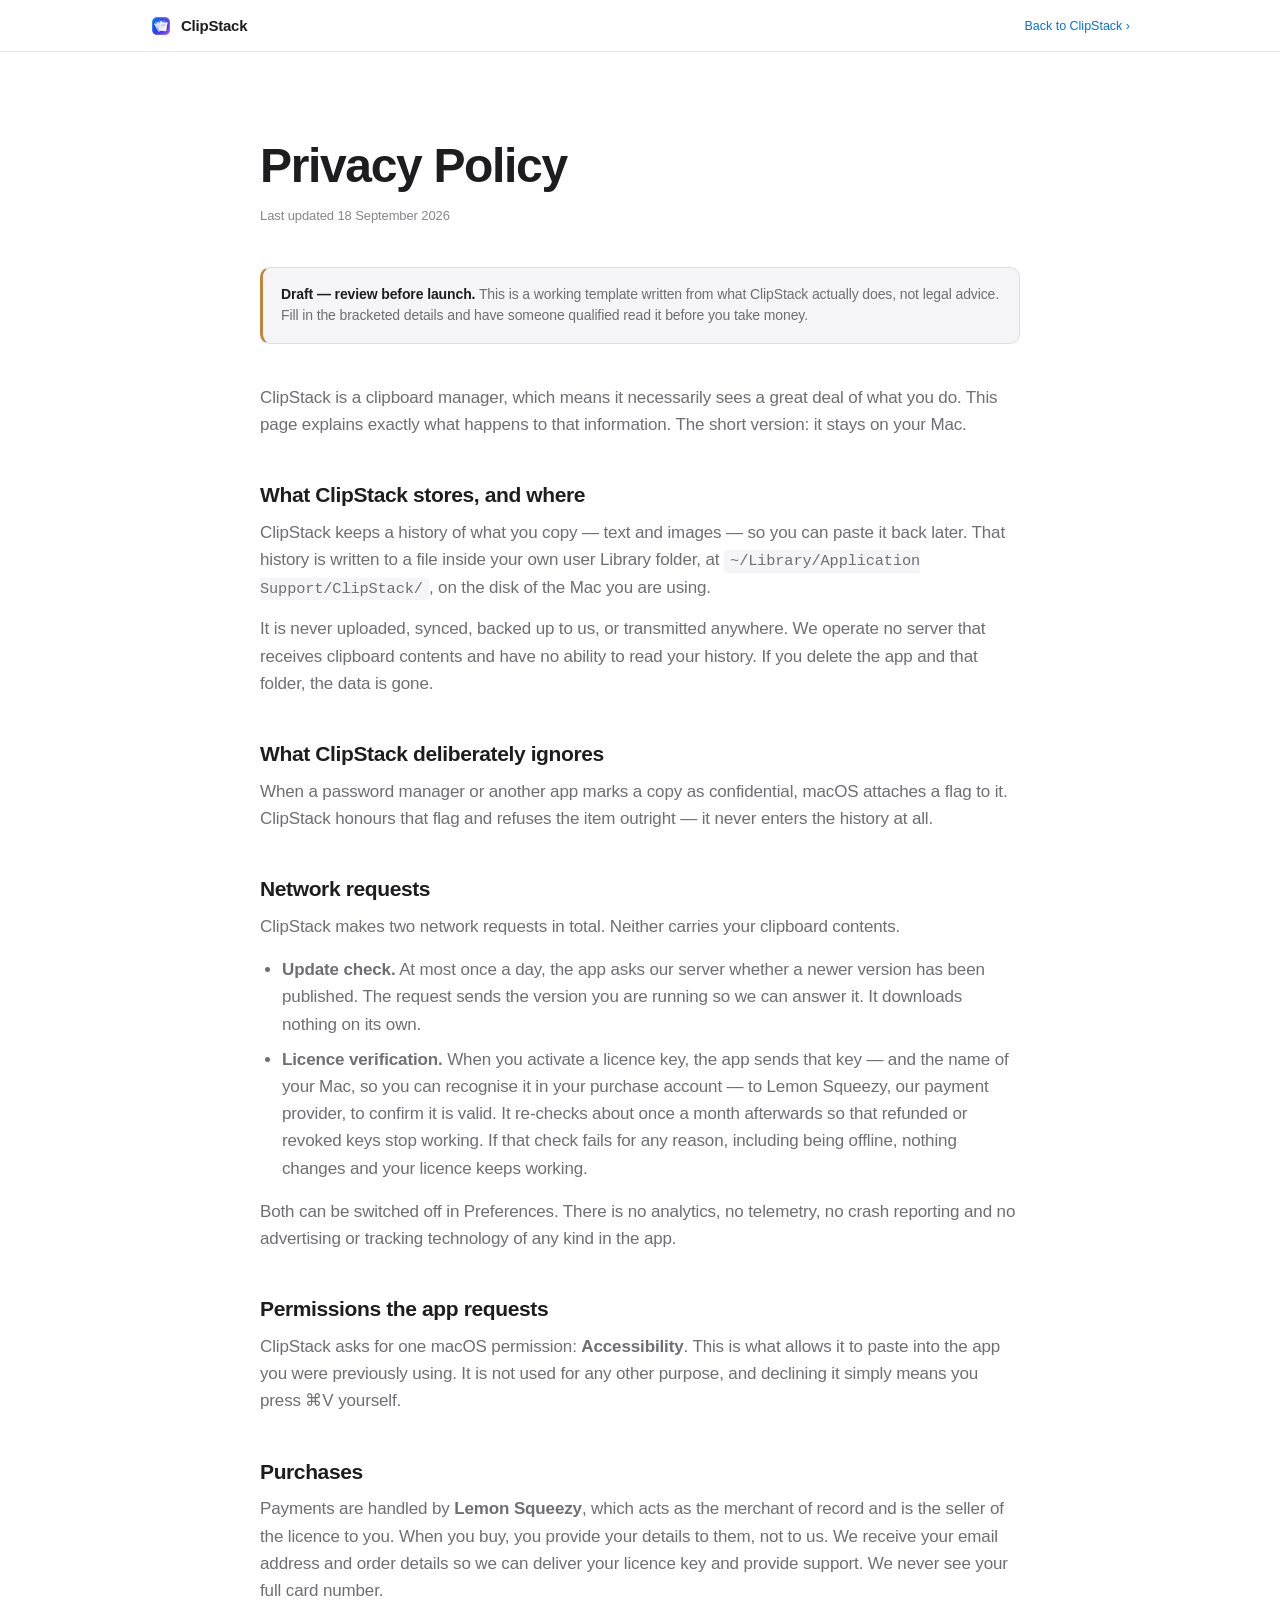
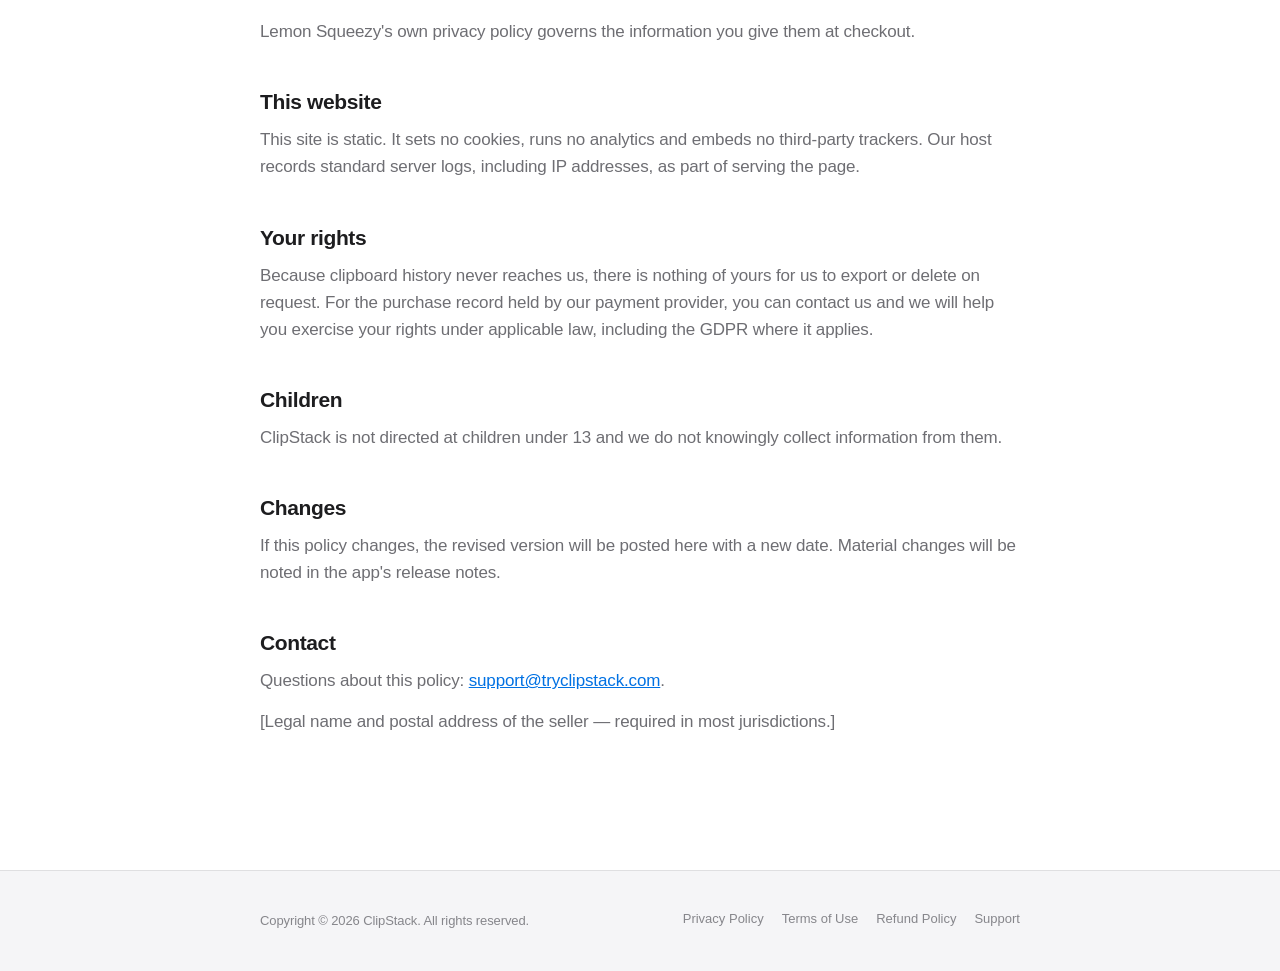
<file: docs/privacy.html>
<!doctype html>
<html lang="en">
<head>
<meta charset="utf-8">
<meta name="viewport" content="width=device-width, initial-scale=1">
<title>Privacy Policy — ClipStack</title>
<meta name="description" content="How ClipStack handles your data: clipboard history stays on your Mac, with no account, no sync and no telemetry.">
<link rel="canonical" href="https://tryclipstack.com/privacy">
<meta name="robots" content="index, follow">
<link rel="icon" type="image/png" href="favicon.png">
<link rel="apple-touch-icon" href="apple-touch-icon.png">
<link rel="stylesheet" href="page.css">
</head>
<body>
<nav class="nav"><div class="wrap">
  <a class="nav-brand" href="/"><img src="icon.png" alt="" width="22" height="22" style="border-radius:5.5px"> ClipStack</a>
  <a class="back" href="/">Back to ClipStack ›</a>
</div></nav>
<main><div class="wrap">
<h1>Privacy Policy</h1>
<p class="updated">Last updated 18 September 2026</p>
<div class="draft"><p><strong>Draft — review before launch.</strong> This is a working template written from what ClipStack actually does, not legal advice. Fill in the bracketed details and have someone qualified read it before you take money.</p></div>
<p>ClipStack is a clipboard manager, which means it necessarily sees a great deal of what you do. This page explains exactly what happens to that information. The short version: it stays on your Mac.</p>

<h2>What ClipStack stores, and where</h2>
<p>ClipStack keeps a history of what you copy — text and images — so you can paste it back later. That history is written to a file inside your own user Library folder, at <code>~/Library/Application Support/ClipStack/</code>, on the disk of the Mac you are using.</p>
<p>It is never uploaded, synced, backed up to us, or transmitted anywhere. We operate no server that receives clipboard contents and have no ability to read your history. If you delete the app and that folder, the data is gone.</p>

<h2>What ClipStack deliberately ignores</h2>
<p>When a password manager or another app marks a copy as confidential, macOS attaches a flag to it. ClipStack honours that flag and refuses the item outright — it never enters the history at all.</p>

<h2>Network requests</h2>
<p>ClipStack makes two network requests in total. Neither carries your clipboard contents.</p>
<ul>
  <li><strong>Update check.</strong> At most once a day, the app asks our server whether a newer version has been published. The request sends the version you are running so we can answer it. It downloads nothing on its own.</li>
  <li><strong>Licence verification.</strong> When you activate a licence key, the app sends that key — and the name of your Mac, so you can recognise it in your purchase account — to Lemon Squeezy, our payment provider, to confirm it is valid. It re-checks about once a month afterwards so that refunded or revoked keys stop working. If that check fails for any reason, including being offline, nothing changes and your licence keeps working.</li>
</ul>
<p>Both can be switched off in Preferences. There is no analytics, no telemetry, no crash reporting and no advertising or tracking technology of any kind in the app.</p>

<h2>Permissions the app requests</h2>
<p>ClipStack asks for one macOS permission: <strong>Accessibility</strong>. This is what allows it to paste into the app you were previously using. It is not used for any other purpose, and declining it simply means you press ⌘V yourself.</p>

<h2>Purchases</h2>
<p>Payments are handled by <strong>Lemon Squeezy</strong>, which acts as the merchant of record and is the seller of the licence to you. When you buy, you provide your details to them, not to us. We receive your email address and order details so we can deliver your licence key and provide support. We never see your full card number.</p>
<p>Lemon Squeezy's own privacy policy governs the information you give them at checkout.</p>

<h2>This website</h2>
<p>This site is static. It sets no cookies, runs no analytics and embeds no third-party trackers. Our host records standard server logs, including IP addresses, as part of serving the page.</p>

<h2>Your rights</h2>
<p>Because clipboard history never reaches us, there is nothing of yours for us to export or delete on request. For the purchase record held by our payment provider, you can contact us and we will help you exercise your rights under applicable law, including the GDPR where it applies.</p>

<h2>Children</h2>
<p>ClipStack is not directed at children under 13 and we do not knowingly collect information from them.</p>

<h2>Changes</h2>
<p>If this policy changes, the revised version will be posted here with a new date. Material changes will be noted in the app's release notes.</p>

<h2>Contact</h2>
<p>Questions about this policy: <a href="mailto:support@tryclipstack.com">support@tryclipstack.com</a>.</p>
<p>[Legal name and postal address of the seller — required in most jurisdictions.]</p>
</div></main>
<footer><div class="wrap">
  <p>Copyright © 2026 ClipStack. All rights reserved.</p>
  <div class="foot-links">
    <a href="/privacy">Privacy Policy</a>
    <a href="/terms">Terms of Use</a>
    <a href="/refund">Refund Policy</a>
    <a href="mailto:support@tryclipstack.com">Support</a>
  </div>
</div></footer>
</body>
</html>
</file>
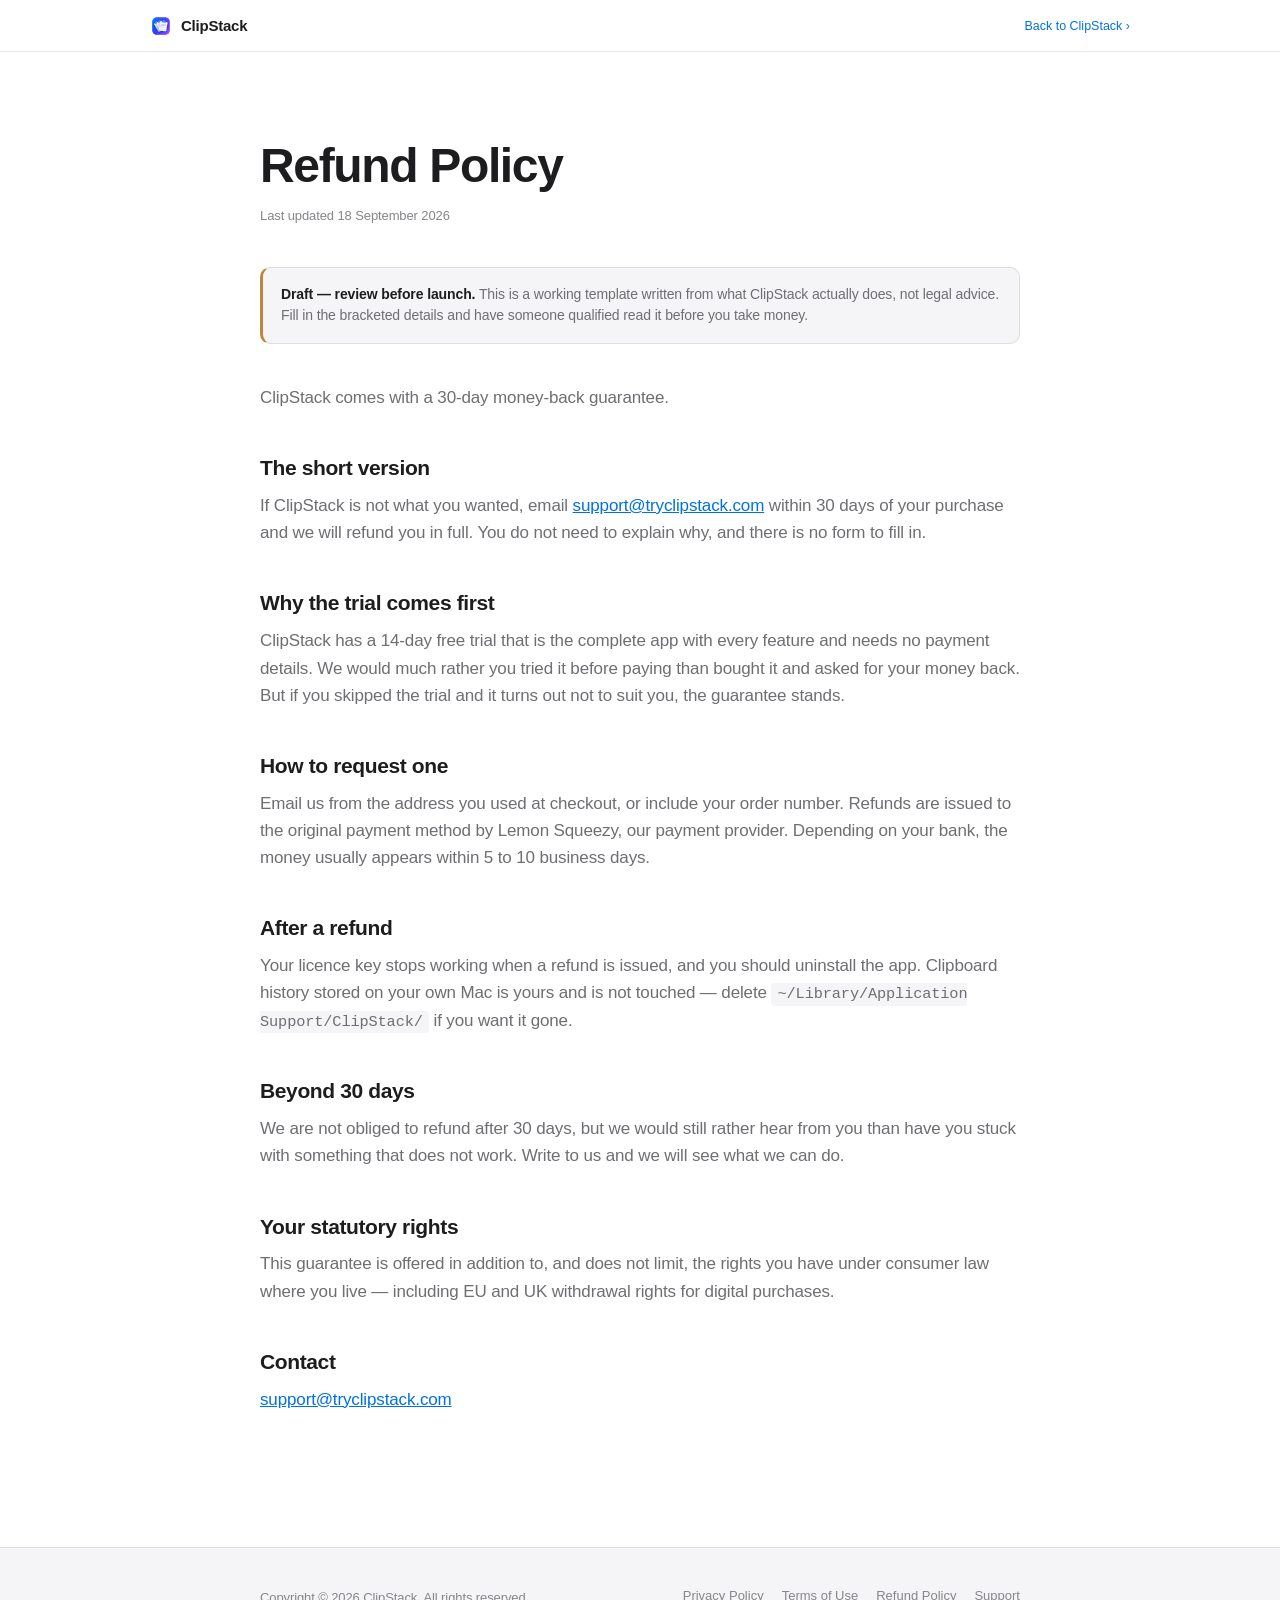
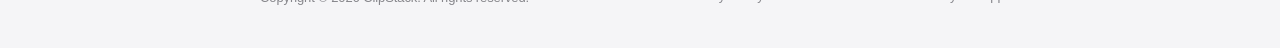
<file: docs/refund.html>
<!doctype html>
<html lang="en">
<head>
<meta charset="utf-8">
<meta name="viewport" content="width=device-width, initial-scale=1">
<title>Refund Policy — ClipStack</title>
<meta name="description" content="ClipStack comes with a 30-day money-back guarantee. Email support and you get your money back, no questions asked.">
<link rel="canonical" href="https://tryclipstack.com/refund">
<meta name="robots" content="index, follow">
<link rel="icon" type="image/png" href="favicon.png">
<link rel="apple-touch-icon" href="apple-touch-icon.png">
<link rel="stylesheet" href="page.css">
</head>
<body>
<nav class="nav"><div class="wrap">
  <a class="nav-brand" href="/"><img src="icon.png" alt="" width="22" height="22" style="border-radius:5.5px"> ClipStack</a>
  <a class="back" href="/">Back to ClipStack ›</a>
</div></nav>
<main><div class="wrap">
<h1>Refund Policy</h1>
<p class="updated">Last updated 18 September 2026</p>
<div class="draft"><p><strong>Draft — review before launch.</strong> This is a working template written from what ClipStack actually does, not legal advice. Fill in the bracketed details and have someone qualified read it before you take money.</p></div>
<p>ClipStack comes with a 30-day money-back guarantee.</p>

<h2>The short version</h2>
<p>If ClipStack is not what you wanted, email <a href="mailto:support@tryclipstack.com">support@tryclipstack.com</a> within 30 days of your purchase and we will refund you in full. You do not need to explain why, and there is no form to fill in.</p>

<h2>Why the trial comes first</h2>
<p>ClipStack has a 14-day free trial that is the complete app with every feature and needs no payment details. We would much rather you tried it before paying than bought it and asked for your money back. But if you skipped the trial and it turns out not to suit you, the guarantee stands.</p>

<h2>How to request one</h2>
<p>Email us from the address you used at checkout, or include your order number. Refunds are issued to the original payment method by Lemon Squeezy, our payment provider. Depending on your bank, the money usually appears within 5 to 10 business days.</p>

<h2>After a refund</h2>
<p>Your licence key stops working when a refund is issued, and you should uninstall the app. Clipboard history stored on your own Mac is yours and is not touched — delete <code>~/Library/Application Support/ClipStack/</code> if you want it gone.</p>

<h2>Beyond 30 days</h2>
<p>We are not obliged to refund after 30 days, but we would still rather hear from you than have you stuck with something that does not work. Write to us and we will see what we can do.</p>

<h2>Your statutory rights</h2>
<p>This guarantee is offered in addition to, and does not limit, the rights you have under consumer law where you live — including EU and UK withdrawal rights for digital purchases.</p>

<h2>Contact</h2>
<p><a href="mailto:support@tryclipstack.com">support@tryclipstack.com</a></p>
</div></main>
<footer><div class="wrap">
  <p>Copyright © 2026 ClipStack. All rights reserved.</p>
  <div class="foot-links">
    <a href="/privacy">Privacy Policy</a>
    <a href="/terms">Terms of Use</a>
    <a href="/refund">Refund Policy</a>
    <a href="mailto:support@tryclipstack.com">Support</a>
  </div>
</div></footer>
</body>
</html>
</file>
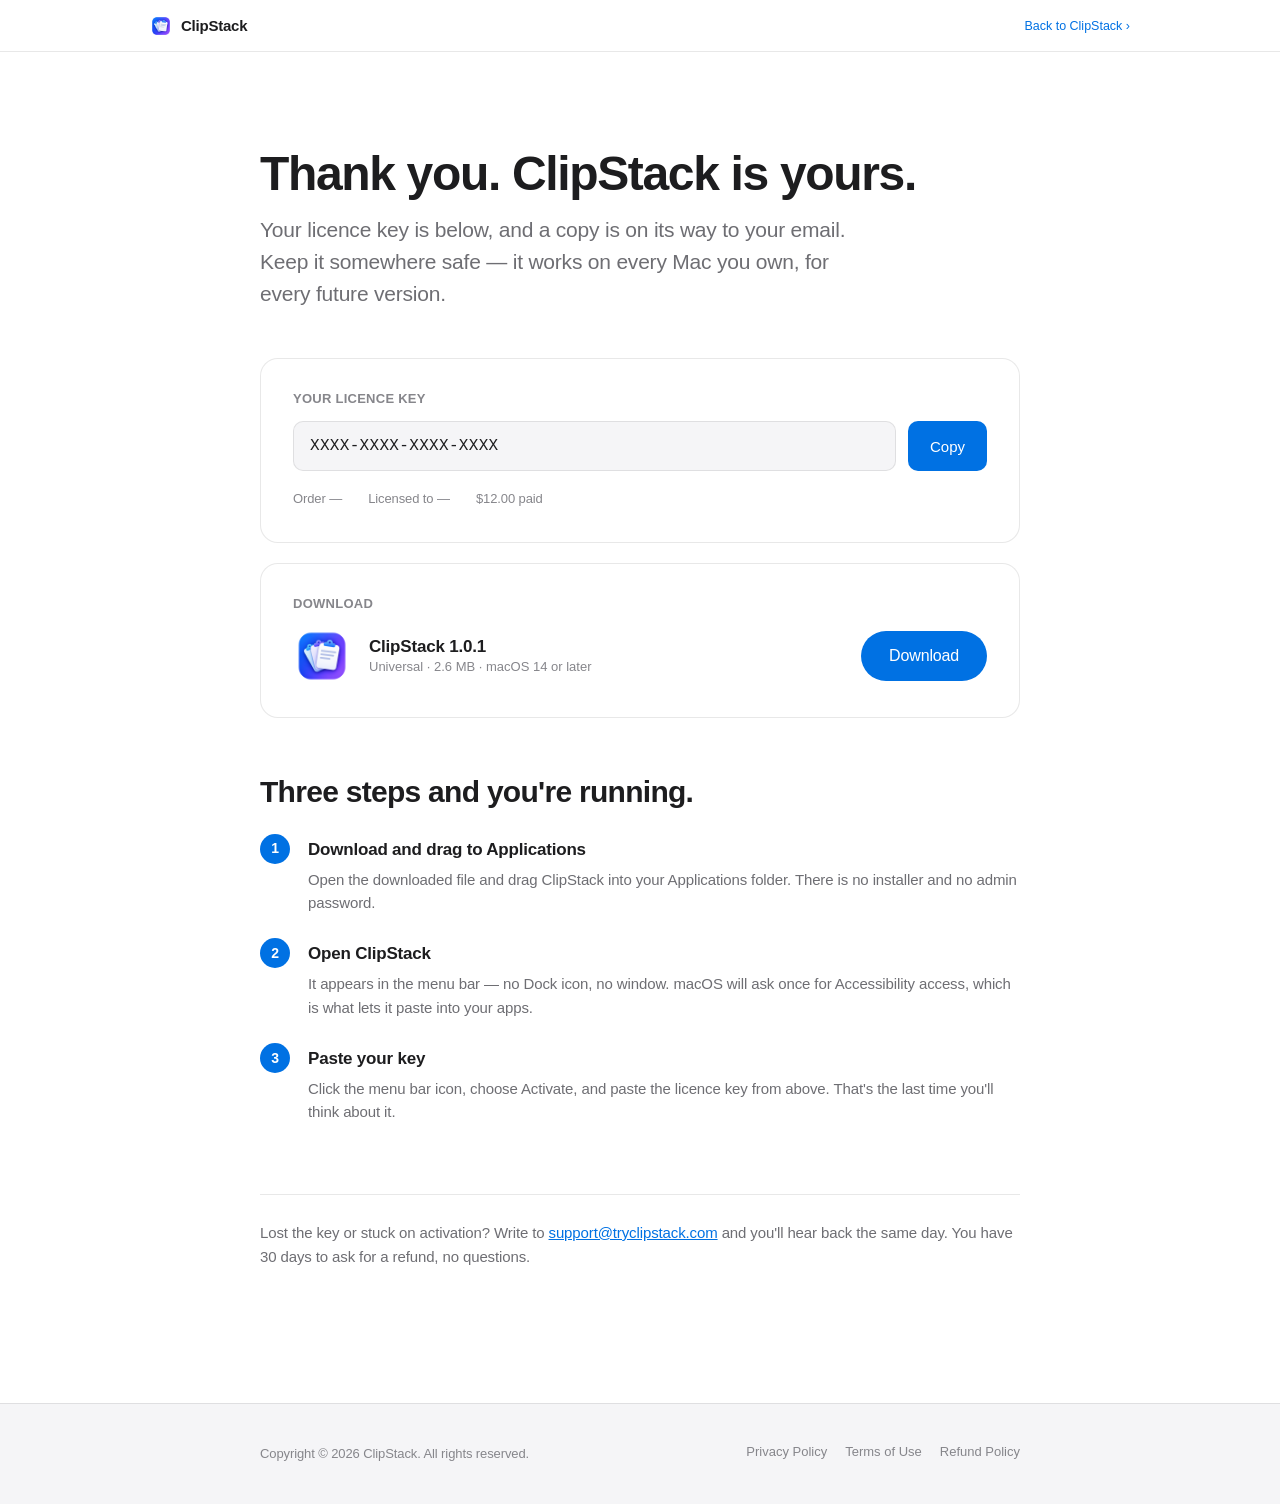
<file: docs/success.html>
<!doctype html>
<html lang="en">
<head>
<meta charset="utf-8">
<meta name="viewport" content="width=device-width, initial-scale=1">
<title>Thank you — ClipStack</title>
<meta name="description" content="Your ClipStack licence key and download.">
<meta name="robots" content="noindex, nofollow">
<link rel="icon" type="image/png" href="favicon.png">
<link rel="apple-touch-icon" href="apple-touch-icon.png">
<link rel="stylesheet" href="page.css">
<style>
main{padding:96px 0 120px}
.wrap{width:760px}
.lede{font-size:21px;line-height:1.52;letter-spacing:-.01em;color:var(--ink-2);margin:0 0 48px;max-width:620px}
.card{border:1px solid var(--hairline);border-radius:18px;padding:32px;margin:0 0 20px;background:var(--surface)}
.card h2{margin:0 0 14px;font-size:13px;font-weight:600;letter-spacing:.02em;text-transform:uppercase;color:var(--ink-3)}
.keyrow{display:flex;gap:12px;align-items:stretch;flex-wrap:wrap}
.key{flex:1;min-width:260px;font-family:ui-monospace,SFMono-Regular,Menlo,monospace;font-size:16px;letter-spacing:.02em;color:var(--ink);background:var(--surface-alt);border:1px solid var(--hairline);border-radius:10px;padding:14px 16px;display:flex;align-items:center;word-break:break-all}
.copy{flex:none;height:auto;min-height:50px;padding:0 22px;border-radius:10px;background:var(--accent);color:#fff;border:0;font:inherit;font-size:15px;font-weight:500;cursor:pointer;transition:background-color .2s ease}
.copy:hover{background:var(--accent-hover)}
.copy.done{background:#1e7b45}
.order{display:flex;gap:26px;flex-wrap:wrap;margin-top:18px}
.order p{font-size:13px;color:var(--ink-3);margin:0}
.dl{display:flex;align-items:center;gap:18px;flex-wrap:wrap}
.dl img{width:58px;height:58px;border-radius:14px;flex:none}
.dl-main{flex:1;min-width:200px}
.dl-main strong{display:block;font-size:17px;font-weight:600;letter-spacing:-.012em;color:var(--ink)}
.dl-main span{font-size:13px;color:var(--ink-3)}
.btn{display:inline-flex;align-items:center;justify-content:center;height:50px;padding:0 28px;border-radius:980px;background:var(--accent);color:#fff;font-size:16px;font-weight:500;letter-spacing:-.01em;text-decoration:none;transition:background-color .2s ease}
.btn:hover{background:var(--accent-hover)}
.steps{counter-reset:s;list-style:none;padding:0;margin:26px 0 0}
.steps li{counter-increment:s;position:relative;padding:0 0 26px 48px;margin:0}
.steps li::before{content:counter(s);position:absolute;left:0;top:-2px;width:30px;height:30px;border-radius:50%;background:var(--accent);color:#fff;display:grid;place-items:center;font-size:14px;font-weight:600}
.steps strong{display:block;font-size:17px;font-weight:600;letter-spacing:-.012em;color:var(--ink);margin-bottom:5px}
.steps p{margin:0;font-size:15px;line-height:1.55}
.help{border-top:1px solid var(--hairline);margin-top:44px;padding-top:26px}
.help p{font-size:15px}
@media(max-width:860px){main{padding:56px 0 72px}.lede{font-size:17px;margin-bottom:34px}.card{padding:22px}.copy{width:100%}}
</style>
</head>
<body>

<nav class="nav"><div class="wrap">
  <a class="nav-brand" href="/"><img src="icon.png" alt="" width="22" height="22" style="border-radius:5.5px"> ClipStack</a>
  <a class="back" href="/">Back to ClipStack ›</a>
</div></nav>

<main><div class="wrap">
  <h1>Thank you. ClipStack is yours.</h1>
  <p class="lede">Your licence key is below, and a copy is on its way to your email. Keep it somewhere safe — it works on every Mac you own, for every future version.</p>

  <div class="card">
    <h2>Your licence key</h2>
    <div class="keyrow">
      <!-- Lemon Squeezy fills this on the real success page. -->
      <code class="key" id="key" data-license-key>XXXX-XXXX-XXXX-XXXX</code>
      <button class="copy" type="button" id="copy">Copy</button>
    </div>
    <div class="order">
      <p>Order <span data-order-id>—</span></p>
      <p>Licensed to <span data-customer-email>—</span></p>
      <p>$12.00 paid</p>
    </div>
  </div>

  <div class="card">
    <h2>Download</h2>
    <div class="dl">
      <img src="icon.png" alt="" width="58" height="58">
      <div class="dl-main">
        <strong>ClipStack 1.0.1</strong>
        <span>Universal · 2.6 MB · macOS 14 or later</span>
      </div>
      <a class="btn" href="ClipStack-1.0.1.dmg" data-download>Download</a>
    </div>
  </div>

  <h2 style="font-size:30px;line-height:1.2;letter-spacing:-.024em;margin:56px 0 0">Three steps and you're running.</h2>
  <ol class="steps">
    <li><strong>Download and drag to Applications</strong><p>Open the downloaded file and drag ClipStack into your Applications folder. There is no installer and no admin password.</p></li>
    <li><strong>Open ClipStack</strong><p>It appears in the menu bar — no Dock icon, no window. macOS will ask once for Accessibility access, which is what lets it paste into your apps.</p></li>
    <li><strong>Paste your key</strong><p>Click the menu bar icon, choose Activate, and paste the licence key from above. That's the last time you'll think about it.</p></li>
  </ol>

  <div class="help">
    <p>Lost the key or stuck on activation? Write to <a href="mailto:support@tryclipstack.com">support@tryclipstack.com</a> and you'll hear back the same day. You have 30 days to ask for a refund, no questions.</p>
  </div>
</div></main>

<footer><div class="wrap">
  <p>Copyright © 2026 ClipStack. All rights reserved.</p>
  <div class="foot-links">
    <a href="/privacy">Privacy Policy</a>
    <a href="/terms">Terms of Use</a>
    <a href="/refund">Refund Policy</a>
  </div>
</div></footer>

<script>
document.getElementById('copy').addEventListener('click', function () {
  var btn = this, key = document.getElementById('key').textContent.trim();
  navigator.clipboard.writeText(key).then(function () {
    btn.textContent = 'Copied';
    btn.classList.add('done');
    setTimeout(function () { btn.textContent = 'Copy'; btn.classList.remove('done'); }, 2000);
  });
});
</script>

</body>
</html>
</file>
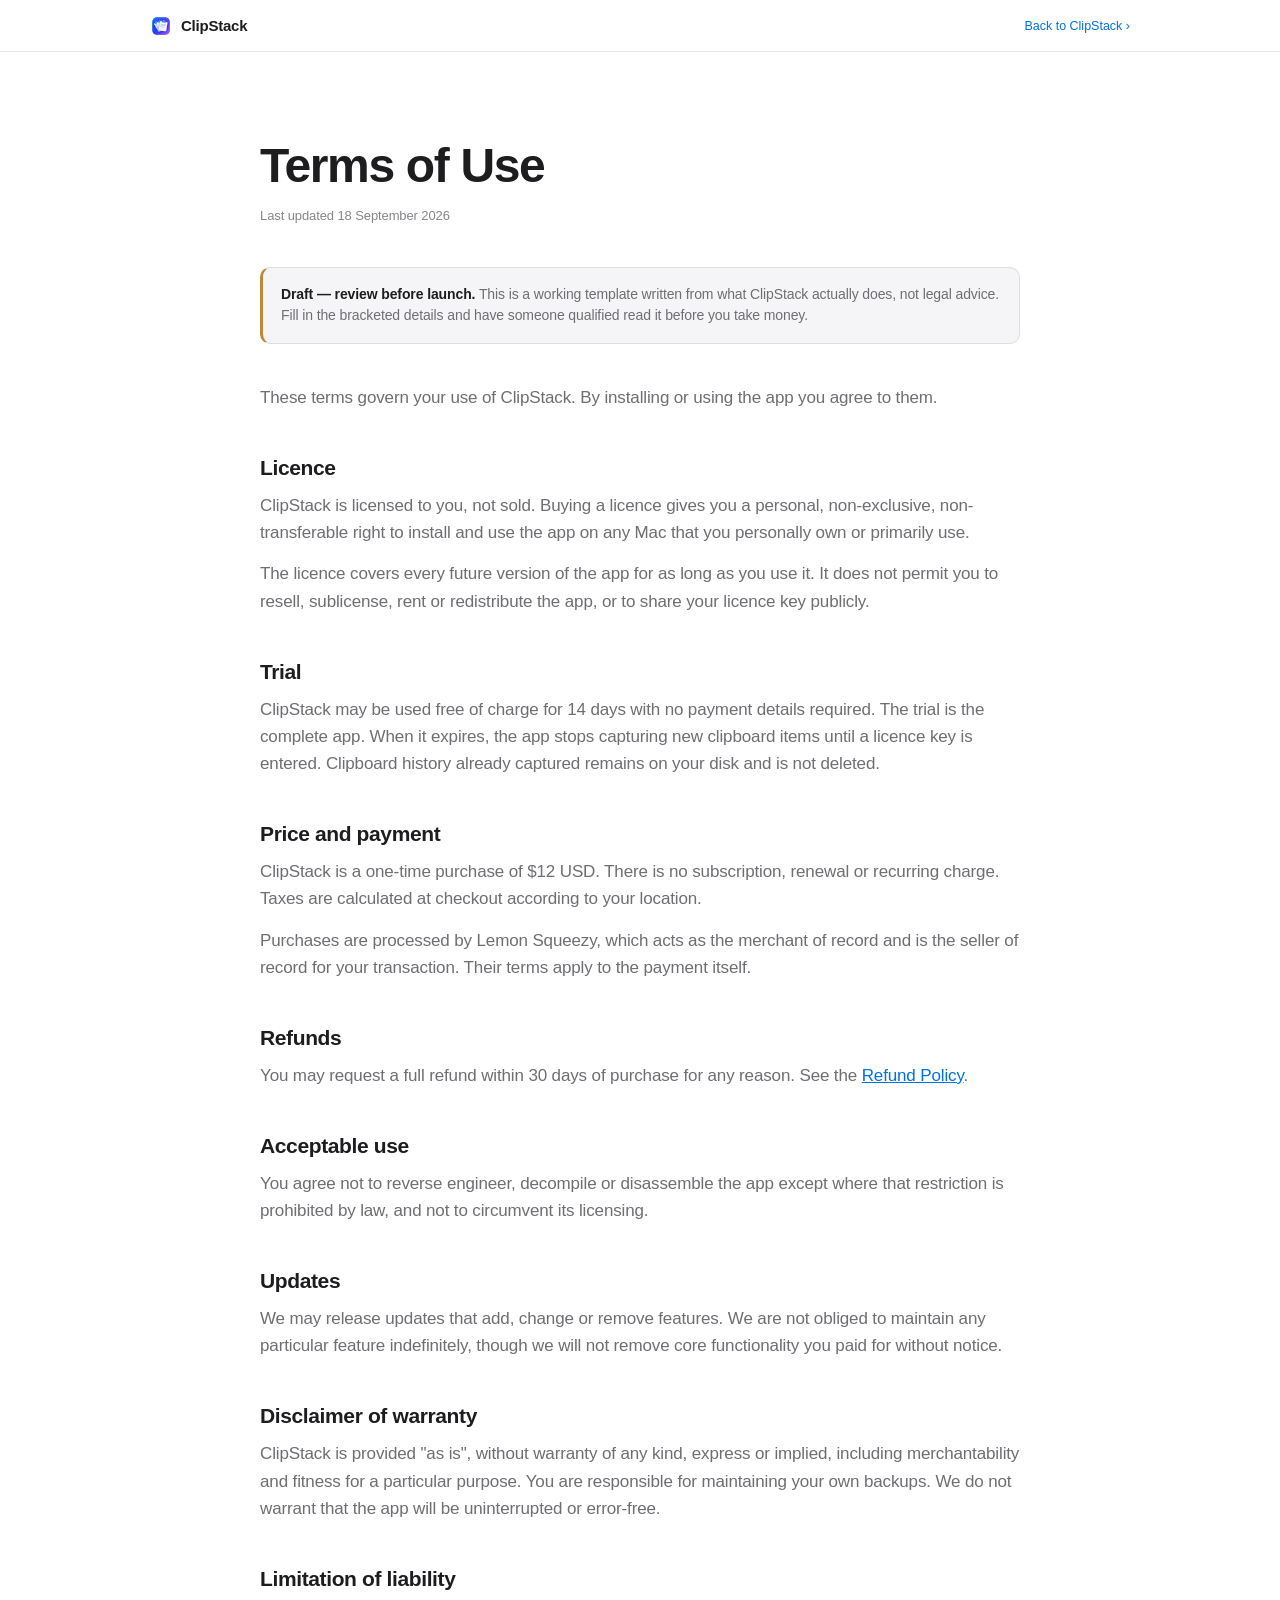
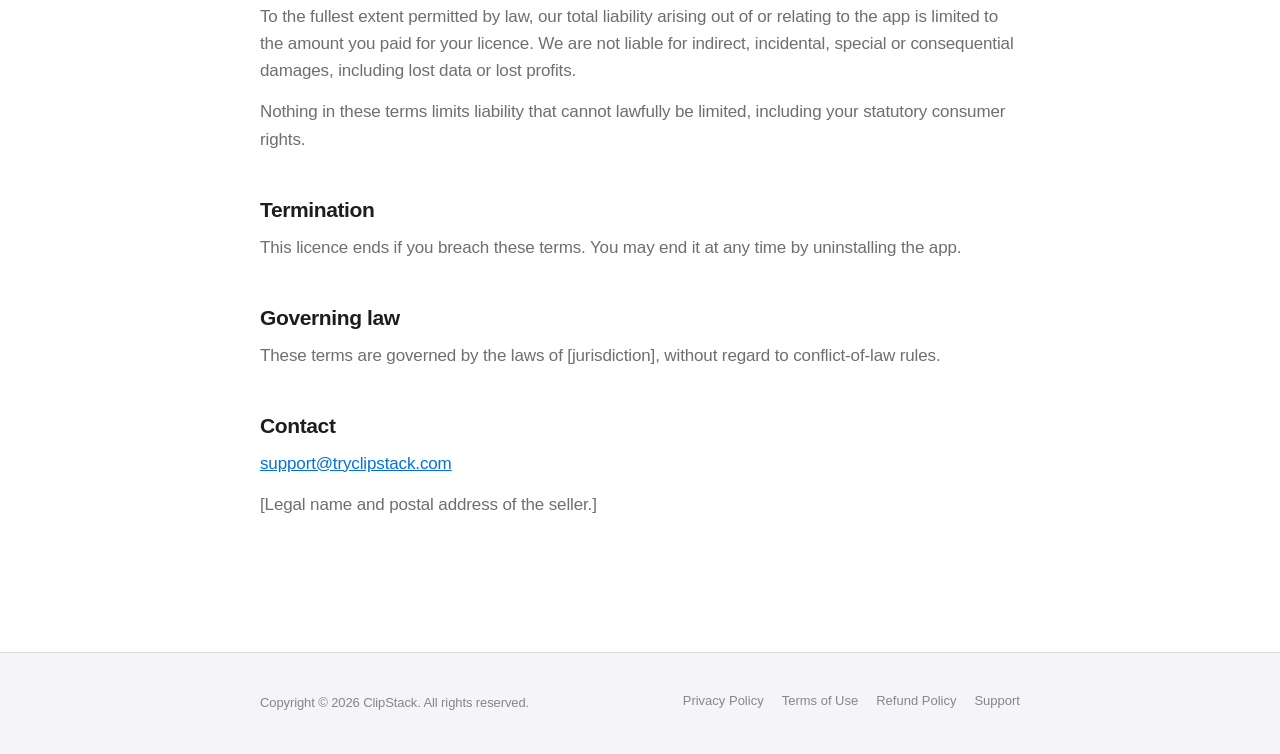
<file: docs/terms.html>
<!doctype html>
<html lang="en">
<head>
<meta charset="utf-8">
<meta name="viewport" content="width=device-width, initial-scale=1">
<title>Terms of Use — ClipStack</title>
<meta name="description" content="The licence terms for ClipStack, a one-time purchase macOS clipboard manager.">
<link rel="canonical" href="https://tryclipstack.com/terms">
<meta name="robots" content="index, follow">
<link rel="icon" type="image/png" href="favicon.png">
<link rel="apple-touch-icon" href="apple-touch-icon.png">
<link rel="stylesheet" href="page.css">
</head>
<body>
<nav class="nav"><div class="wrap">
  <a class="nav-brand" href="/"><img src="icon.png" alt="" width="22" height="22" style="border-radius:5.5px"> ClipStack</a>
  <a class="back" href="/">Back to ClipStack ›</a>
</div></nav>
<main><div class="wrap">
<h1>Terms of Use</h1>
<p class="updated">Last updated 18 September 2026</p>
<div class="draft"><p><strong>Draft — review before launch.</strong> This is a working template written from what ClipStack actually does, not legal advice. Fill in the bracketed details and have someone qualified read it before you take money.</p></div>
<p>These terms govern your use of ClipStack. By installing or using the app you agree to them.</p>

<h2>Licence</h2>
<p>ClipStack is licensed to you, not sold. Buying a licence gives you a personal, non-exclusive, non-transferable right to install and use the app on any Mac that you personally own or primarily use.</p>
<p>The licence covers every future version of the app for as long as you use it. It does not permit you to resell, sublicense, rent or redistribute the app, or to share your licence key publicly.</p>

<h2>Trial</h2>
<p>ClipStack may be used free of charge for 14 days with no payment details required. The trial is the complete app. When it expires, the app stops capturing new clipboard items until a licence key is entered. Clipboard history already captured remains on your disk and is not deleted.</p>

<h2>Price and payment</h2>
<p>ClipStack is a one-time purchase of $12 USD. There is no subscription, renewal or recurring charge. Taxes are calculated at checkout according to your location.</p>
<p>Purchases are processed by Lemon Squeezy, which acts as the merchant of record and is the seller of record for your transaction. Their terms apply to the payment itself.</p>

<h2>Refunds</h2>
<p>You may request a full refund within 30 days of purchase for any reason. See the <a href="/refund">Refund Policy</a>.</p>

<h2>Acceptable use</h2>
<p>You agree not to reverse engineer, decompile or disassemble the app except where that restriction is prohibited by law, and not to circumvent its licensing.</p>

<h2>Updates</h2>
<p>We may release updates that add, change or remove features. We are not obliged to maintain any particular feature indefinitely, though we will not remove core functionality you paid for without notice.</p>

<h2>Disclaimer of warranty</h2>
<p>ClipStack is provided "as is", without warranty of any kind, express or implied, including merchantability and fitness for a particular purpose. You are responsible for maintaining your own backups. We do not warrant that the app will be uninterrupted or error-free.</p>

<h2>Limitation of liability</h2>
<p>To the fullest extent permitted by law, our total liability arising out of or relating to the app is limited to the amount you paid for your licence. We are not liable for indirect, incidental, special or consequential damages, including lost data or lost profits.</p>
<p>Nothing in these terms limits liability that cannot lawfully be limited, including your statutory consumer rights.</p>

<h2>Termination</h2>
<p>This licence ends if you breach these terms. You may end it at any time by uninstalling the app.</p>

<h2>Governing law</h2>
<p>These terms are governed by the laws of [jurisdiction], without regard to conflict-of-law rules.</p>

<h2>Contact</h2>
<p><a href="mailto:support@tryclipstack.com">support@tryclipstack.com</a></p>
<p>[Legal name and postal address of the seller.]</p>
</div></main>
<footer><div class="wrap">
  <p>Copyright © 2026 ClipStack. All rights reserved.</p>
  <div class="foot-links">
    <a href="/privacy">Privacy Policy</a>
    <a href="/terms">Terms of Use</a>
    <a href="/refund">Refund Policy</a>
    <a href="mailto:support@tryclipstack.com">Support</a>
  </div>
</div></footer>
</body>
</html>
</file>
<file: docs/page.css>
:root{--ink:#1d1d1f;--ink-2:#6e6e73;--ink-3:#86868b;--surface:#fff;--surface-alt:#f5f5f7;--hairline:rgba(0,0,0,.09);--accent:#0071e3;--accent-hover:#0077ed;--nav-bg:rgba(255,255,255,.72);--cap-bg:#fff;--cap-edge:rgba(0,0,0,.16)}
@media(prefers-color-scheme:dark){:root{--ink:#f5f5f7;--ink-2:#a1a1a6;--ink-3:#86868b;--surface:#000;--surface-alt:#1c1c1e;--hairline:rgba(255,255,255,.14);--accent:#0a84ff;--accent-hover:#3395ff;--nav-bg:rgba(0,0,0,.72);--cap-bg:#2c2c2e;--cap-edge:rgba(0,0,0,.6)}}
*{box-sizing:border-box}
body{margin:0;background:var(--surface);color:var(--ink);font-family:-apple-system,BlinkMacSystemFont,"SF Pro Display","Helvetica Neue",Helvetica,Arial,sans-serif;-webkit-font-smoothing:antialiased}
img{max-width:100%}
.wrap{width:760px;max-width:calc(100% - 48px);margin:0 auto}
.nav{position:sticky;top:0;z-index:30;height:52px;display:flex;align-items:center;background:var(--nav-bg);backdrop-filter:saturate(180%) blur(20px);-webkit-backdrop-filter:saturate(180%) blur(20px);border-bottom:1px solid var(--hairline)}
.nav .wrap{width:980px;display:flex;align-items:center;gap:32px}
.nav-brand{display:flex;align-items:center;gap:9px;text-decoration:none;color:var(--ink);font-size:15px;font-weight:600;letter-spacing:-.015em}
.nav .back{flex:1;text-align:right;font-size:12.5px;color:var(--accent);text-decoration:none}
main{padding:88px 0 120px}
h1{font-size:48px;line-height:1.08;letter-spacing:-.028em;font-weight:600;margin:0 0 14px;text-wrap:balance}
h2{font-size:21px;line-height:1.28;letter-spacing:-.018em;font-weight:600;margin:44px 0 10px}
h3{font-size:17px;font-weight:600;letter-spacing:-.012em;margin:28px 0 8px}
p,li{font-size:17px;line-height:1.6;letter-spacing:-.008em;color:var(--ink-2);margin:0 0 14px}
ul{padding-left:22px}
li{margin:0 0 8px}
a{color:var(--accent)}
code{font-family:ui-monospace,SFMono-Regular,Menlo,monospace;font-size:.9em;background:var(--surface-alt);padding:.15em .4em;border-radius:4px}
.updated{font-size:13px;color:var(--ink-3);margin:0 0 40px}
.draft{border:1px solid var(--hairline);border-left:3px solid #c0863b;border-radius:10px;padding:16px 18px;margin:0 0 40px;background:var(--surface-alt)}
.draft p{margin:0;font-size:14px;line-height:1.55}
.draft strong{color:var(--ink)}
footer{background:var(--surface-alt);border-top:1px solid var(--hairline);padding:40px 0}
footer .wrap{display:flex;justify-content:space-between;gap:20px;flex-wrap:wrap}
footer p,footer a{font-size:13px;color:var(--ink-3);margin:0;text-decoration:none}
footer a:hover{color:var(--accent)}
.foot-links{display:flex;gap:18px;flex-wrap:wrap}
@media(max-width:860px){main{padding:56px 0 72px}h1{font-size:32px;letter-spacing:-.024em}h2{font-size:19px}p,li{font-size:16px}}
</file>
